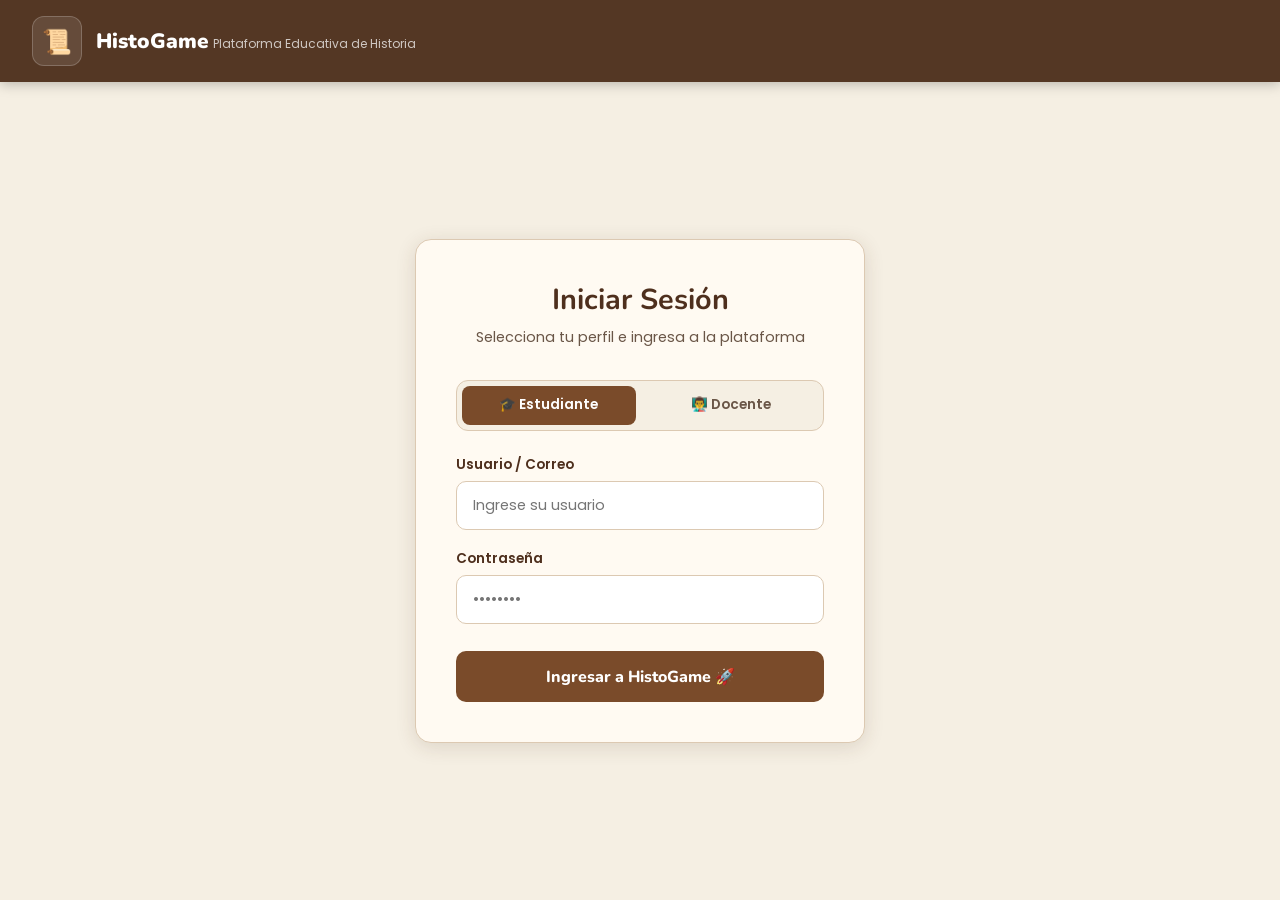
<file: index.html>
<!DOCTYPE html>
<html lang="es">
<head>
  <meta charset="UTF-8">
  <meta name="viewport" content="width=device-width, initial-scale=1.0">
  <title>HistoGame - Iniciar Sesión</title>
  <link rel="preconnect" href="https://fonts.googleapis.com">
  <link rel="preconnect" href="https://fonts.gstatic.com" crossorigin>
  <link href="https://fonts.googleapis.com/css2?family=Nunito:wght@400;600;700;800;900&family=Poppins:wght@400;500;600;700&display=swap" rel="stylesheet">
  <style>
    :root {
      --primary: #7a4b2a;
      --primary-light: #a56a43;
      --primary-dark: #4e2f1d;
      --accent: #c9a25d;
      --accent2: #8b3f2f;
      --bg: #f5efe3;
      --card: #fffaf2;
      --text: #2f241c;
      --text-soft: #6a5647;
      --border: #dcc9b2;
      --shadow: 0 4px 20px rgba(78, 47, 29, 0.14);
      --radius: 16px;
      --danger: #c0392b;
    }

    * {
      margin: 0;
      padding: 0;
      box-sizing: border-box;
    }

    body {
      font-family: 'Poppins', sans-serif;
      background: var(--bg);
      color: var(--text);
      min-height: 100vh;
      display: flex;
      flex-direction: column;
    }

    nav {
      background: rgba(78, 47, 29, 0.96);
      backdrop-filter: blur(10px);
      padding: 0 2rem;
      display: flex;
      align-items: center;
      justify-content: space-between;
      min-height: 82px;
      position: sticky;
      top: 0;
      z-index: 100;
      box-shadow: 0 2px 12px rgba(0,0,0,.25);
    }

    .nav-brand {
      display: flex;
      align-items: center;
      gap: .9rem;
      text-decoration: none;
    }

    .nav-logo {
      width: 50px;
      height: 50px;
      background: rgba(255,255,255,.1);
      border-radius: 12px;
      display: flex;
      align-items: center;
      justify-content: center;
      font-size: 1.5rem;
      border: 1px solid rgba(255,255,255,.2);
    }

    .nav-title {
      font-family: 'Nunito', sans-serif;
      font-weight: 900;
      font-size: 1.3rem;
      color: #fff;
    }

    .nav-subtitle {
      font-size: .75rem;
      color: rgba(255,255,255,.72);
    }

    .main-container {
      flex: 1;
      display: flex;
      align-items: center;
      justify-content: center;
      padding: 2rem 1.5rem;
    }

    .login-card {
      background: var(--card);
      border: 1px solid var(--border);
      border-radius: var(--radius);
      padding: 2.5rem;
      width: 100%;
      max-width: 450px;
      box-shadow: var(--shadow);
    }

    .login-header {
      text-align: center;
      margin-bottom: 2rem;
    }

    .login-header h1 {
      font-family: 'Nunito', sans-serif;
      font-size: 1.8rem;
      color: var(--primary-dark);
      margin-bottom: 0.5rem;
    }

    .login-header p {
      color: var(--text-soft);
      font-size: 0.9rem;
    }

    .role-tabs {
      display: flex;
      gap: 0.5rem;
      margin-bottom: 1.5rem;
      background: var(--bg);
      padding: 0.3rem;
      border-radius: 12px;
      border: 1px solid var(--border);
    }

    .role-tab {
      flex: 1;
      padding: 0.6rem;
      border: none;
      background: transparent;
      font-family: 'Poppins', sans-serif;
      font-weight: 600;
      font-size: 0.85rem;
      color: var(--text-soft);
      cursor: pointer;
      border-radius: 8px;
      transition: all 0.2s;
    }

    .role-tab.active {
      background: var(--primary);
      color: #fff;
    }

    .form-group {
      margin-bottom: 1.2rem;
    }

    .form-group label {
      display: block;
      font-weight: 600;
      font-size: 0.85rem;
      margin-bottom: 0.4rem;
      color: var(--primary-dark);
    }

    .form-control {
      width: 100%;
      padding: 0.8rem 1rem;
      border: 1px solid var(--border);
      border-radius: 10px;
      font-family: 'Poppins', sans-serif;
      font-size: 0.9rem;
      color: var(--text);
      background: #fff;
    }

    .form-control:focus {
      outline: none;
      border-color: var(--primary);
    }

    .btn-submit {
      width: 100%;
      padding: 0.9rem;
      border: none;
      background: var(--primary);
      color: #fff;
      font-family: 'Nunito', sans-serif;
      font-weight: 800;
      font-size: 1rem;
      border-radius: 10px;
      cursor: pointer;
      transition: background 0.2s, transform 0.1s;
      margin-top: 0.5rem;
    }

    .btn-submit:hover {
      background: var(--primary-dark);
      transform: translateY(-1px);
    }

    .error-alert {
      background: #fdeaea;
      color: var(--danger);
      border: 1px solid #f5b7b1;
      padding: 0.7rem;
      border-radius: 8px;
      font-size: 0.82rem;
      margin-bottom: 1.2rem;
      display: none;
    }
  </style>
</head>
<body>

  <nav>
    <a href="index.html" class="nav-brand">
      <div class="nav-logo">📜</div>
      <div class="nav-text">
        <span class="nav-title">HistoGame</span>
        <span class="nav-subtitle">Plataforma Educativa de Historia</span>
      </div>
    </a>
  </nav>

  <main class="main-container">
    <div class="login-card">
      <div class="login-header">
        <h1>Iniciar Sesión</h1>
        <p>Selecciona tu perfil e ingresa a la plataforma</p>
      </div>

      <div class="role-tabs">
        <button type="button" class="role-tab active" id="tabEstudiante" onclick="selectRole('Estudiante')">🎓 Estudiante</button>
        <button type="button" class="role-tab" id="tabDocente" onclick="selectRole('Docente')">👨‍🏫 Docente</button>
      </div>

      <!-- Alerta de error -->
      <div id="errorAlert" class="error-alert"></div>

      <form id="loginForm">
        <div class="form-group">
          <label for="username">Usuario / Correo</label>
          <input type="text" id="username" class="form-control" placeholder="Ingrese su usuario" required>
        </div>

        <div class="form-group">
          <label for="password">Contraseña</label>
          <input type="password" id="password" class="form-control" placeholder="••••••••" required>
        </div>

        <button type="submit" class="btn-submit">Ingresar a HistoGame 🚀</button>
      </form>
    </div>
  </main>

  <script>
    let currentRole = 'Estudiante';

    // USUARIOS INICIALES RECONFIGURADOS
    const defaultUsers = [
      { name: 'Estudiante Uno', username: 'estudiante1', password: '12345', role: 'Estudiante' },
      { name: 'J. Lema', username: 'Jlema', password: '12345', role: 'Estudiante' },
      { name: 'Docente Uno', username: 'docente1', password: '12345', role: 'Docente' }
    ];

    // Carga e inicialización en localStorage
    function initUsers() {
      let storedUsers = JSON.parse(localStorage.getItem('histoGameUsers')) || [];
      
      // Actualizar o insertar los usuarios predeterminados
      defaultUsers.forEach(defaultUser => {
        const index = storedUsers.findIndex(u => u.username.toLowerCase() === defaultUser.username.toLowerCase());
        if (index !== -1) {
          storedUsers[index] = defaultUser; // Actualiza el rol si ya existía
        } else {
          storedUsers.push(defaultUser);
        }
      });

      localStorage.setItem('histoGameUsers', JSON.stringify(storedUsers));
    }

    initUsers();

    function selectRole(role) {
      currentRole = role;
      document.getElementById('tabEstudiante').classList.toggle('active', role === 'Estudiante');
      document.getElementById('tabDocente').classList.toggle('active', role === 'Docente');
      document.getElementById('errorAlert').style.display = 'none';
    }

    // AUTENTICACIÓN
    document.getElementById('loginForm').addEventListener('submit', function(e) {
      e.preventDefault();

      const userInput = document.getElementById('username').value.trim();
      const passInput = document.getElementById('password').value.trim();
      const alertBox = document.getElementById('errorAlert');

      // 1. Acceso Administrador
      if (userInput.toLowerCase() === 'admin' && passInput === 'admin123') {
        sessionStorage.setItem('currentUser', JSON.stringify({ name: 'Administrador', role: 'Admin' }));
        window.location.href = 'admin.html';
        return;
      }

      // 2. Consulta de Usuarios
      const storedUsers = JSON.parse(localStorage.getItem('histoGameUsers')) || [];

      const userFound = storedUsers.find(u => 
        u.username.toLowerCase() === userInput.toLowerCase() && 
        u.password === passInput && 
        u.role === currentRole
      );

      if (userFound) {
        sessionStorage.setItem('currentUser', JSON.stringify(userFound));
        
        if (userFound.role === 'Docente') {
          window.location.href = 'docente.html';
        } else {
          window.location.href = 'estudiante.html';
        }
      } else {
        alertBox.textContent = `Credenciales incorrectas o el usuario no existe para el perfil de ${currentRole}.`;
        alertBox.style.display = 'block';
      }
    });
  </script>
</body>
</html>
</file>
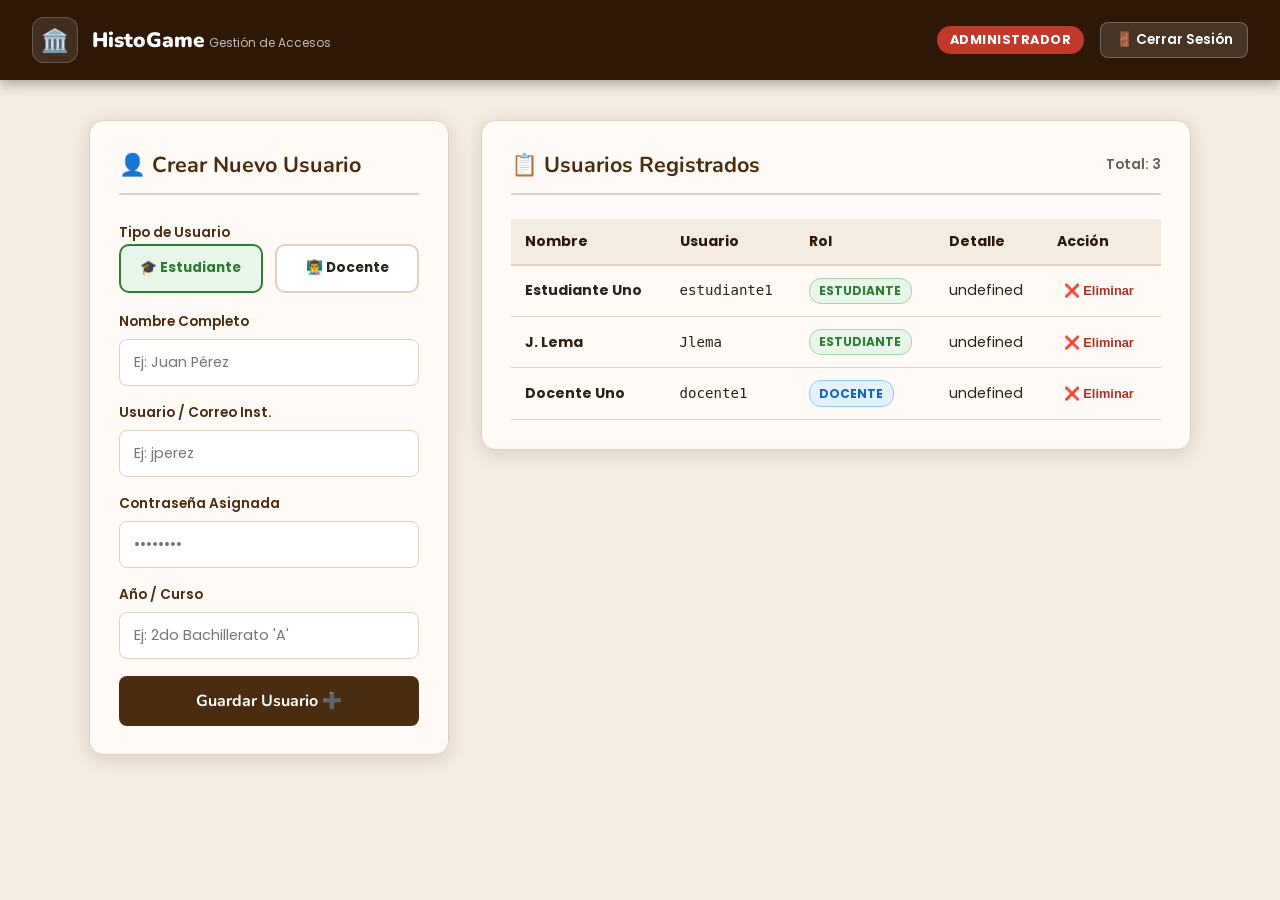
<file: admin.html>
<!DOCTYPE html>
<html lang="es">
<head>
  <meta charset="UTF-8">
  <meta name="viewport" content="width=device-width, initial-scale=1.0">
  <title>Panel de Administración - HistoGame</title>
  <link rel="preconnect" href="https://fonts.googleapis.com">
  <link rel="preconnect" href="https://fonts.gstatic.com" crossorigin>
  <link href="https://fonts.googleapis.com/css2?family=Nunito:wght@400;600;700;800;900&family=Poppins:wght@400;500;600;700&display=swap" rel="stylesheet">
  <style>
    /* Estilos del Panel de Administración */
    :root {
      --primary: #4a2c11;
      --primary-light: #7a4b2a;
      --primary-dark: #2d1807;
      --accent: #d4a373;
      --accent-danger: #a93226;
      --bg: #f4ebe1;
      --card: #fffaf5;
      --text: #2b2118;
      --text-muted: #6e5d4f;
      --border: #e0d0c1;
      --shadow: 0 4px 20px rgba(45, 24, 7, 0.12);
      --radius: 14px;
      --student-color: #2e7d32;
      --teacher-color: #1565c0;
    }

    * {
      margin: 0;
      padding: 0;
      box-sizing: border-box;
    }

    body {
      font-family: 'Poppins', sans-serif;
      background: var(--bg);
      color: var(--text);
      min-height: 100vh;
      display: flex;
      flex-direction: column;
    }

    /* NAVBAR */
    nav {
      background: var(--primary-dark);
      padding: 0 2rem;
      display: flex;
      align-items: center;
      justify-content: space-between;
      min-height: 80px;
      position: sticky;
      top: 0;
      z-index: 100;
      box-shadow: 0 4px 12px rgba(0,0,0,.3);
    }

    .nav-brand {
      display: flex;
      align-items: center;
      gap: 0.9rem;
      text-decoration: none;
    }

    .nav-logo {
      width: 46px;
      height: 46px;
      background: rgba(255,255,255,.1);
      border-radius: 12px;
      display: flex;
      align-items: center;
      justify-content: center;
      font-size: 1.4rem;
      border: 1px solid rgba(255,255,255,.2);
    }

    .nav-title {
      font-family: 'Nunito', sans-serif;
      font-weight: 900;
      font-size: 1.3rem;
      color: #fff;
    }

    .nav-subtitle {
      font-size: 0.75rem;
      color: rgba(255,255,255,.7);
    }

    .nav-right {
      display: flex;
      align-items: center;
      gap: 1rem;
    }

    .badge-admin {
      background: #c0392b;
      color: #fff;
      padding: 0.3rem 0.8rem;
      border-radius: 20px;
      font-size: 0.8rem;
      font-weight: 700;
      text-transform: uppercase;
      letter-spacing: 0.5px;
    }

    /* Botón Cerrar Sesión */
    .btn-logout {
      background: rgba(255, 255, 255, 0.12);
      color: #fff;
      border: 1px solid rgba(255, 255, 255, 0.25);
      padding: 0.45rem 0.9rem;
      border-radius: 8px;
      font-weight: 600;
      font-family: 'Poppins', sans-serif;
      font-size: 0.85rem;
      cursor: pointer;
      display: flex;
      align-items: center;
      gap: 0.4rem;
      transition: all 0.2s;
    }

    .btn-logout:hover {
      background: #c0392b;
      border-color: #c0392b;
      transform: translateY(-1px);
    }

    /* CONTAINER PRINCIPAL */
    .admin-container {
      max-width: 1150px;
      margin: 2.5rem auto;
      padding: 0 1.5rem;
      width: 100%;
      display: grid;
      grid-template-columns: 360px 1fr;
      gap: 2rem;
      flex-grow: 1;
    }

    @media (max-width: 850px) {
      .admin-container {
        grid-template-columns: 1fr;
      }
    }

    /* CARDS GENERALES */
    .panel-card {
      background: var(--card);
      border: 1px solid var(--border);
      border-radius: var(--radius);
      padding: 1.8rem;
      box-shadow: var(--shadow);
      height: fit-content;
    }

    .panel-header {
      margin-bottom: 1.5rem;
      border-bottom: 2px solid var(--border);
      padding-bottom: 0.8rem;
    }

    .panel-header h2 {
      font-family: 'Nunito', sans-serif;
      color: var(--primary);
      font-size: 1.35rem;
      display: flex;
      align-items: center;
      gap: 0.5rem;
    }

    /* FORMULARIO DE CREACIÓN */
    .form-group {
      margin-bottom: 1.1rem;
    }

    .form-group label {
      display: block;
      font-weight: 600;
      font-size: 0.85rem;
      margin-bottom: 0.4rem;
      color: var(--primary);
    }

    .form-control {
      width: 100%;
      padding: 0.75rem 0.9rem;
      border: 1px solid var(--border);
      border-radius: 8px;
      background: #fff;
      font-family: 'Poppins', sans-serif;
      font-size: 0.9rem;
      color: var(--text);
      transition: border-color 0.2s;
    }

    .form-control:focus {
      outline: none;
      border-color: var(--primary-light);
    }

    .role-selector {
      display: grid;
      grid-template-columns: 1fr 1fr;
      gap: 0.8rem;
      margin-bottom: 1.2rem;
    }

    .role-option {
      border: 2px solid var(--border);
      border-radius: 10px;
      padding: 0.8rem;
      text-align: center;
      cursor: pointer;
      font-weight: 700;
      font-size: 0.85rem;
      transition: all 0.2s;
      background: #fff;
    }

    .role-option input[type="radio"] {
      display: none;
    }

    .role-option.selected-student {
      border-color: var(--student-color);
      background: #e8f5e9;
      color: var(--student-color);
    }

    .role-option.selected-teacher {
      border-color: var(--teacher-color);
      background: #e3f2fd;
      color: var(--teacher-color);
    }

    .btn-create {
      width: 100%;
      background: var(--primary);
      color: #fff;
      border: none;
      padding: 0.85rem;
      border-radius: 8px;
      font-weight: 700;
      font-family: 'Nunito', sans-serif;
      font-size: 1rem;
      cursor: pointer;
      transition: background 0.2s;
    }

    .btn-create:hover {
      background: var(--primary-dark);
    }

    /* TABLA DE USUARIOS */
    .table-responsive {
      overflow-x: auto;
    }

    .user-table {
      width: 100%;
      border-collapse: collapse;
      text-align: left;
      font-size: 0.88rem;
    }

    .user-table th {
      background: var(--bg);
      color: var(--primary-dark);
      padding: 0.75rem 0.9rem;
      border-bottom: 2px solid var(--border);
      font-weight: 700;
    }

    .user-table td {
      padding: 0.75rem 0.9rem;
      border-bottom: 1px solid var(--border);
    }

    .role-badge {
      display: inline-block;
      padding: 0.2rem 0.6rem;
      border-radius: 12px;
      font-size: 0.75rem;
      font-weight: 700;
      text-transform: uppercase;
    }

    .badge-docente {
      background: #e3f2fd;
      color: var(--teacher-color);
      border: 1px solid #90caf9;
    }

    .badge-estudiante {
      background: #e8f5e9;
      color: var(--student-color);
      border: 1px solid #a5d6a7;
    }

    .btn-delete {
      background: transparent;
      border: none;
      color: var(--accent-danger);
      cursor: pointer;
      font-weight: 600;
      font-size: 0.8rem;
      padding: 0.2rem 0.4rem;
      border-radius: 4px;
    }

    .btn-delete:hover {
      background: #fadbd8;
    }

    .toast {
      position: fixed;
      bottom: 20px;
      right: 20px;
      background: var(--primary-dark);
      color: #fff;
      padding: 0.9rem 1.4rem;
      border-radius: 8px;
      box-shadow: 0 4px 12px rgba(0,0,0,0.3);
      display: none;
      z-index: 1000;
      font-size: 0.85rem;
    }
  </style>
</head>
<body>

  <!-- NAVBAR -->
  <nav>
    <a href="index.html" class="nav-brand">
      <div class="nav-logo">🏛️</div>
      <div class="nav-text">
        <span class="nav-title">HistoGame</span>
        <span class="nav-subtitle">Gestión de Accesos</span>
      </div>
    </a>
    <div class="nav-right">
      <span class="badge-admin">Administrador</span>
      <button class="btn-logout" onclick="logout()">🚪 Cerrar Sesión</button>
    </div>
  </nav>

  <!-- CONTENEDOR PRINCIPAL -->
  <div class="admin-container">
    
    <!-- COLUMNA IZQUIERDA: CREAR USUARIO -->
    <section class="panel-card">
      <div class="panel-header">
        <h2>👤 Crear Nuevo Usuario</h2>
      </div>

      <form id="createUserForm">
        <label style="font-weight: 600; font-size: 0.85rem; color: var(--primary);">Tipo de Usuario</label>
        <div class="role-selector" id="roleSelector">
          <label class="role-option selected-student" id="lblStudent">
            <input type="radio" name="userRole" value="Estudiante" checked onchange="updateRoleStyle()">
            🎓 Estudiante
          </label>
          <label class="role-option" id="lblTeacher">
            <input type="radio" name="userRole" value="Docente" onchange="updateRoleStyle()">
            👨‍🏫 Docente
          </label>
        </div>

        <div class="form-group">
          <label for="fullName">Nombre Completo</label>
          <input type="text" id="fullName" class="form-control" placeholder="Ej: Juan Pérez" required>
        </div>

        <div class="form-group">
          <label for="username">Usuario / Correo Inst.</label>
          <input type="text" id="username" class="form-control" placeholder="Ej: jperez" required>
        </div>

        <div class="form-group">
          <label for="password">Contraseña Asignada</label>
          <input type="password" id="password" class="form-control" placeholder="••••••••" required>
        </div>

        <div class="form-group" id="extraFieldGroup">
          <label for="extraDetail" id="extraFieldLabel">Año / Curso</label>
          <input type="text" id="extraDetail" class="form-control" placeholder="Ej: 2do Bachillerato 'A'" required>
        </div>

        <button type="submit" class="btn-create">Guardar Usuario ➕</button>
      </form>
    </section>

    <!-- COLUMNA DERECHA: LISTADO DE USUARIOS -->
    <section class="panel-card">
      <div class="panel-header" style="display:flex; justify-content:space-between; align-items:center;">
        <h2>📋 Usuarios Registrados</h2>
        <span id="userCount" style="font-size:0.85rem; color: var(--text-muted); font-weight:600;">Total: 0</span>
      </div>

      <div class="table-responsive">
        <table class="user-table">
          <thead>
            <tr>
              <th>Nombre</th>
              <th>Usuario</th>
              <th>Rol</th>
              <th>Detalle</th>
              <th>Acción</th>
            </tr>
          </thead>
          <tbody id="usersTableBody"></tbody>
        </table>
      </div>
    </section>

  </div>

  <div id="toastNotification" class="toast">¡Usuario registrado con éxito!</div>

  <script>
    let usersList = JSON.parse(localStorage.getItem('histoGameUsers')) || [
      { id: 1, name: "Carlos Mendoza", username: "cmendoza", role: "Docente", detail: "Ciencias Sociales" },
      { id: 2, name: "Ana Belén Silva", username: "asilva", role: "Estudiante", detail: "2do Bachillerato 'A'" }
    ];

    document.addEventListener('DOMContentLoaded', () => {
      renderUsersTable();

      document.getElementById('createUserForm').addEventListener('submit', (e) => {
        e.preventDefault();

        const name = document.getElementById('fullName').value.trim();
        const username = document.getElementById('username').value.trim();
        const role = document.querySelector('input[name="userRole"]:checked').value;
        const detail = document.getElementById('extraDetail').value.trim();

        usersList.push({ id: Date.now(), name, username, role, detail });
        saveAndRender();

        e.target.reset();
        document.querySelector('input[name="userRole"][value="Estudiante"]').checked = true;
        updateRoleStyle();

        showToast(`¡${role} "${name}" registrado con éxito!`);
      });
    });

    function updateRoleStyle() {
      const isStudent = document.querySelector('input[name="userRole"]:checked').value === 'Estudiante';
      document.getElementById('lblStudent').className = isStudent ? 'role-option selected-student' : 'role-option';
      document.getElementById('lblTeacher').className = !isStudent ? 'role-option selected-teacher' : 'role-option';
      
      document.getElementById('extraFieldLabel').textContent = isStudent ? 'Año / Curso' : 'Asignatura / Área';
      document.getElementById('extraDetail').placeholder = isStudent ? 'Ej: 2do Bachillerato "A"' : 'Ej: Ciencias Sociales / Historia';
    }

    function renderUsersTable() {
      const tbody = document.getElementById('usersTableBody');
      document.getElementById('userCount').textContent = `Total: ${usersList.length}`;
      tbody.innerHTML = '';

      if (usersList.length === 0) {
        tbody.innerHTML = `<tr><td colspan="5" style="text-align:center; color:#999; padding:1.5rem;">No hay usuarios registrados.</td></tr>`;
        return;
      }

      usersList.forEach(user => {
        const tr = document.createElement('tr');
        const badgeClass = user.role === 'Docente' ? 'badge-docente' : 'badge-estudiante';
        
        tr.innerHTML = `
          <td><strong>${user.name}</strong></td>
          <td><code>${user.username}</code></td>
          <td><span class="role-badge ${badgeClass}">${user.role}</span></td>
          <td>${user.detail}</td>
          <td>
            <button class="btn-delete" onclick="deleteUser(${user.id})" title="Eliminar usuario">❌ Eliminar</button>
          </td>
        `;
        tbody.appendChild(tr);
      });
    }

    function deleteUser(id) {
      if (confirm('¿Estás seguro de que deseas eliminar este usuario?')) {
        usersList = usersList.filter(u => u.id !== id);
        saveAndRender();
        showToast("Usuario eliminado.");
      }
    }

    function saveAndRender() {
      localStorage.setItem('histoGameUsers', JSON.stringify(usersList));
      renderUsersTable();
    }

    function showToast(message) {
      const toast = document.getElementById('toastNotification');
      toast.textContent = message;
      toast.style.display = 'block';
      setTimeout(() => { toast.style.display = 'none'; }, 3000);
    }

    // FUNCIÓN CERRAR SESIÓN
    function logout() {
      sessionStorage.removeItem('currentUser');
      window.location.href = 'index.html';
    }
  </script>
</body>
</html>
</file>
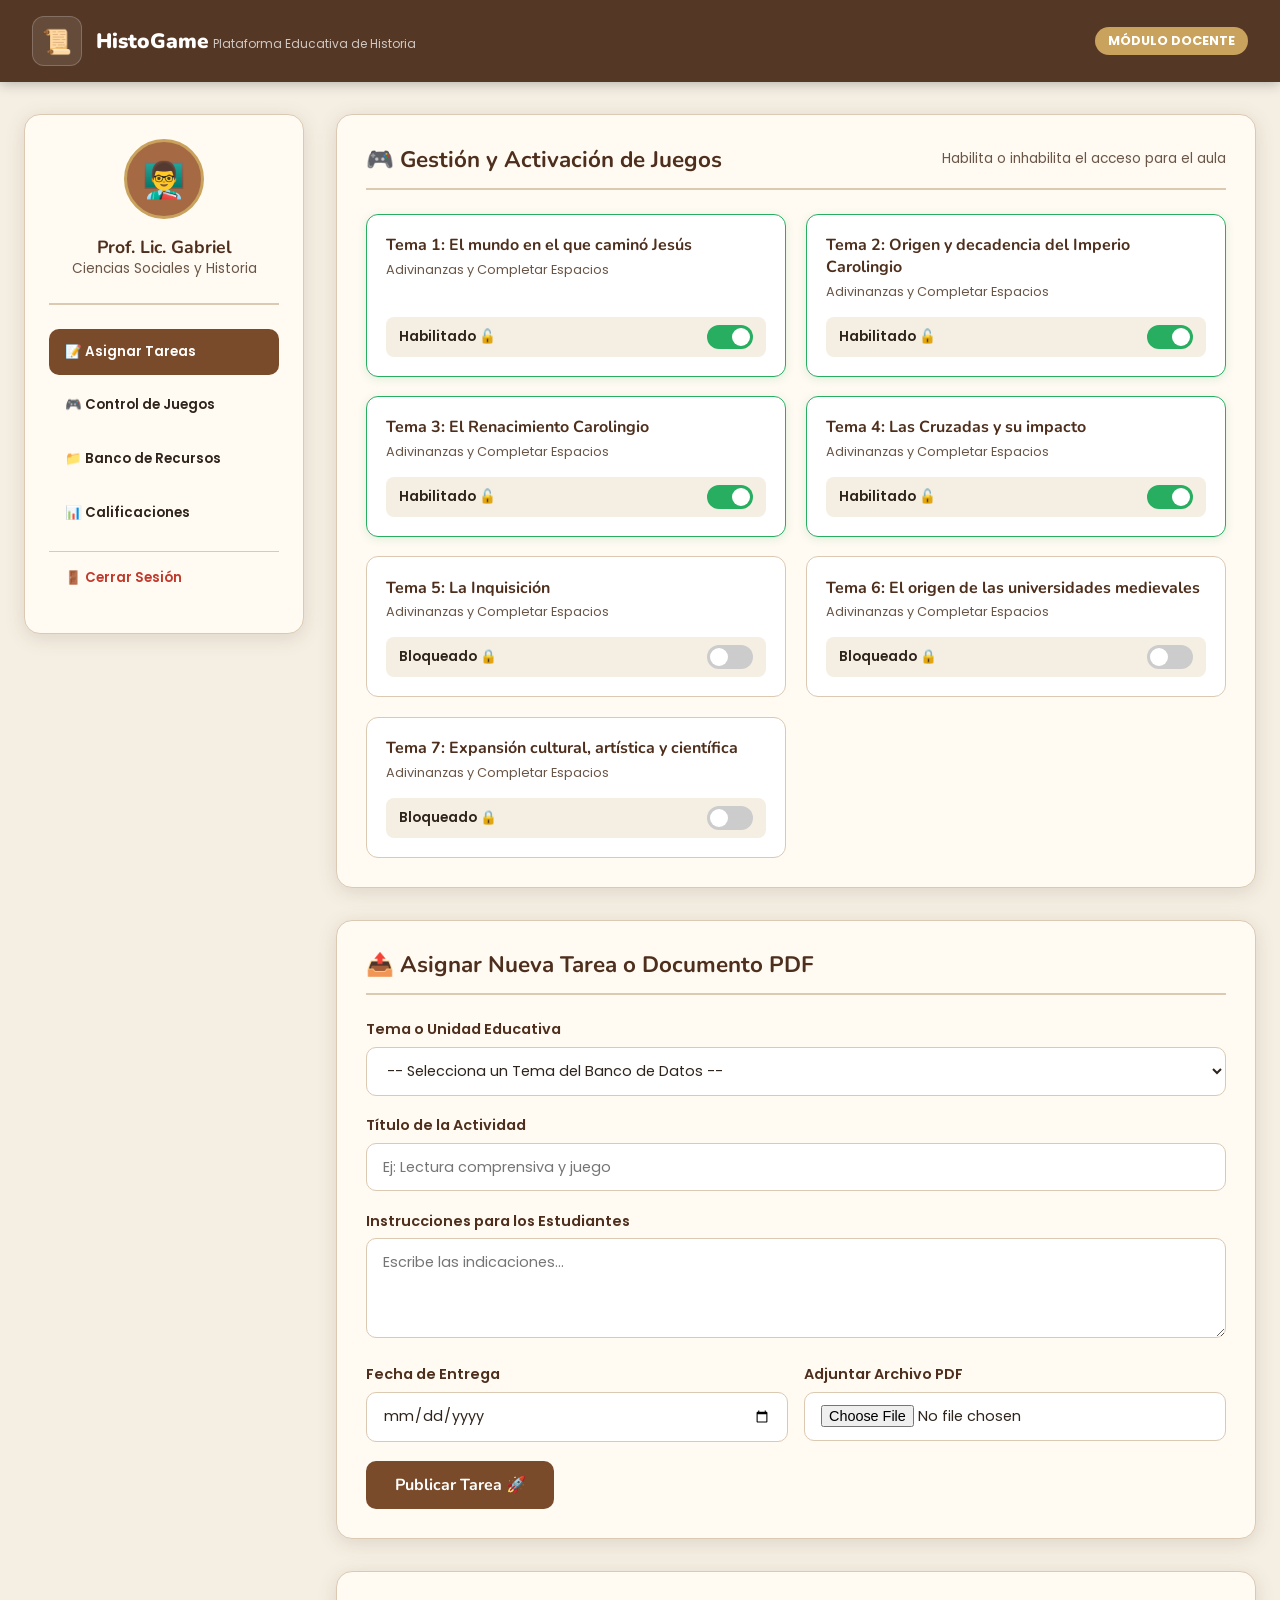
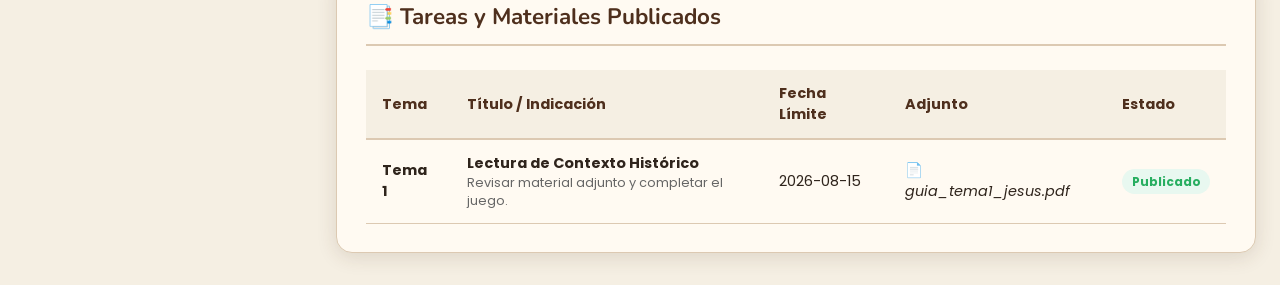
<file: docente.html>
<!DOCTYPE html>
<html lang="es">
<head>
  <meta charset="UTF-8">
  <meta name="viewport" content="width=device-width, initial-scale=1.0">
  <title>Panel Docente - HistoGame</title>
  <link rel="preconnect" href="https://fonts.googleapis.com">
  <link rel="preconnect" href="https://fonts.gstatic.com" crossorigin>
  <link href="https://fonts.googleapis.com/css2?family=Nunito:wght@400;600;700;800;900&family=Poppins:wght@400;500;600;700&display=swap" rel="stylesheet">
  <style>
    /* Estilos del Panel Docente */
    :root {
      --primary: #7a4b2a;
      --primary-light: #a56a43;
      --primary-dark: #4e2f1d;
      --accent: #c9a25d;
      --accent2: #8b3f2f;
      --bg: #f5efe3;
      --card: #fffaf2;
      --text: #2f241c;
      --text-soft: #6a5647;
      --border: #dcc9b2;
      --shadow: 0 4px 20px rgba(78, 47, 29, 0.14);
      --radius: 16px;
      --success: #27ae60;
      --danger: #c0392b;
    }

    * {
      margin: 0;
      padding: 0;
      box-sizing: border-box;
    }

    body {
      font-family: 'Poppins', sans-serif;
      background: var(--bg);
      color: var(--text);
      min-height: 100vh;
      display: flex;
      flex-direction: column;
    }

    /* NAVBAR */
    nav {
      background: rgba(78, 47, 29, 0.96);
      backdrop-filter: blur(10px);
      padding: 0 2rem;
      display: flex;
      align-items: center;
      justify-content: space-between;
      min-height: 82px;
      position: sticky;
      top: 0;
      z-index: 100;
      box-shadow: 0 2px 12px rgba(0,0,0,.25);
    }

    .nav-brand {
      display: flex;
      align-items: center;
      gap: .9rem;
      text-decoration: none;
    }

    .nav-logo {
      width: 50px;
      height: 50px;
      background: rgba(255,255,255,.1);
      border-radius: 12px;
      display: flex;
      align-items: center;
      justify-content: center;
      font-size: 1.5rem;
      border: 1px solid rgba(255,255,255,.2);
    }

    .nav-title {
      font-family: 'Nunito', sans-serif;
      font-weight: 900;
      font-size: 1.3rem;
      color: #fff;
    }

    .nav-subtitle {
      font-size: .75rem;
      color: rgba(255,255,255,.72);
    }

    .nav-right {
      display: flex;
      align-items: center;
      gap: 1rem;
    }

    .badge-docente {
      background: var(--accent);
      color: #fff;
      padding: 0.3rem 0.8rem;
      border-radius: 20px;
      font-size: 0.8rem;
      font-weight: 700;
      text-transform: uppercase;
    }

    /* Botón de Logout */
    .btn-logout {
      background: rgba(192, 57, 43, 0.85);
      color: #fff;
      border: 1px solid rgba(255, 255, 255, 0.2);
      padding: 0.5rem 1rem;
      border-radius: 8px;
      font-weight: 600;
      font-family: 'Poppins', sans-serif;
      font-size: 0.85rem;
      cursor: pointer;
      display: flex;
      align-items: center;
      gap: 0.4rem;
      transition: all 0.2s;
    }

    .btn-logout:hover {
      background: #c0392b;
      transform: translateY(-1px);
    }

    /* LAYOUT PRINCIPAL */
    .dashboard-container {
      max-width: 1300px;
      margin: 2rem auto;
      padding: 0 1.5rem;
      width: 100%;
      display: grid;
      grid-template-columns: 280px 1fr;
      gap: 2rem;
      flex-grow: 1;
    }

    @media (max-width: 900px) {
      .dashboard-container {
        grid-template-columns: 1fr;
      }
    }

    /* SIDEBAR DOCENTE */
    .teacher-sidebar {
      background: var(--card);
      border: 1px solid var(--border);
      border-radius: var(--radius);
      padding: 1.5rem;
      box-shadow: var(--shadow);
      height: fit-content;
    }

    .teacher-profile {
      text-align: center;
      padding-bottom: 1.5rem;
      border-bottom: 2px solid var(--border);
      margin-bottom: 1.5rem;
    }

    .avatar {
      width: 80px;
      height: 80px;
      border-radius: 50%;
      background: var(--primary-light);
      color: #fff;
      display: flex;
      align-items: center;
      justify-content: center;
      font-size: 2.2rem;
      margin: 0 auto 1rem;
      border: 3px solid var(--accent);
    }

    .teacher-profile h3 {
      font-family: 'Nunito', sans-serif;
      font-size: 1.1rem;
      color: var(--primary-dark);
    }

    .teacher-profile p {
      font-size: 0.85rem;
      color: var(--text-soft);
    }

    .menu-list {
      list-style: none;
    }

    .menu-item {
      margin-bottom: 0.5rem;
    }

    .menu-btn {
      width: 100%;
      padding: 0.8rem 1rem;
      border: none;
      background: transparent;
      color: var(--text);
      font-weight: 600;
      font-family: 'Poppins', sans-serif;
      border-radius: 10px;
      display: flex;
      align-items: center;
      gap: 0.8rem;
      cursor: pointer;
      transition: all 0.2s;
      text-align: left;
    }

    .menu-btn:hover, .menu-btn.active {
      background: var(--primary);
      color: #fff;
    }

    .menu-btn.btn-sidebar-logout {
      color: var(--danger);
      margin-top: 1rem;
      border-top: 1px solid var(--border);
      border-radius: 0 0 10px 10px;
      padding-top: 1rem;
    }

    .menu-btn.btn-sidebar-logout:hover {
      background: #fdeaea;
      color: var(--danger);
    }

    /* CONTENIDO PRINCIPAL DEL PANEL */
    .main-content {
      display: flex;
      flex-direction: column;
      gap: 2rem;
    }

    .panel-card {
      background: var(--card);
      border: 1px solid var(--border);
      border-radius: var(--radius);
      padding: 1.8rem;
      box-shadow: var(--shadow);
    }

    .panel-header {
      display: flex;
      justify-content: space-between;
      align-items: center;
      margin-bottom: 1.5rem;
      border-bottom: 2px solid var(--border);
      padding-bottom: 0.8rem;
    }

    .panel-header h2 {
      font-family: 'Nunito', sans-serif;
      color: var(--primary-dark);
      font-size: 1.4rem;
      display: flex;
      align-items: center;
      gap: 0.5rem;
    }

    /* FORMULARIO ASIGNACIÓN TAREAS Y ARCHIVOS */
    .form-group {
      margin-bottom: 1.2rem;
    }

    .form-group label {
      display: block;
      font-weight: 600;
      font-size: 0.9rem;
      margin-bottom: 0.4rem;
      color: var(--primary-dark);
    }

    .form-control {
      width: 100%;
      padding: 0.8rem 1rem;
      border: 1px solid var(--border);
      border-radius: 10px;
      background: #fff;
      font-family: 'Poppins', sans-serif;
      font-size: 0.9rem;
      color: var(--text);
    }

    .form-control:focus {
      outline: none;
      border-color: var(--primary);
    }

    textarea.form-control {
      min-height: 100px;
      resize: vertical;
    }

    .btn-submit {
      background: var(--primary);
      color: #fff;
      border: none;
      padding: 0.8rem 1.8rem;
      border-radius: 10px;
      font-weight: 700;
      font-family: 'Nunito', sans-serif;
      font-size: 1rem;
      cursor: pointer;
      transition: background 0.2s, transform 0.1s;
    }

    .btn-submit:hover {
      background: var(--primary-dark);
      transform: translateY(-1px);
    }

    /* TABLA DE TAREAS PUBLICADAS */
    .table-responsive {
      overflow-x: auto;
    }

    .data-table {
      width: 100%;
      border-collapse: collapse;
      text-align: left;
      font-size: 0.9rem;
    }

    .data-table th {
      background: var(--bg);
      color: var(--primary-dark);
      padding: 0.8rem 1rem;
      border-bottom: 2px solid var(--border);
      font-weight: 700;
    }

    .data-table td {
      padding: 0.8rem 1rem;
      border-bottom: 1px solid var(--border);
    }

    .badge-status {
      padding: 0.25rem 0.6rem;
      border-radius: 20px;
      font-size: 0.75rem;
      font-weight: 700;
    }

    .badge-active { background: #e8f8f0; color: var(--success); }

    /* SECCIÓN ACTIVACIÓN DE JUEGOS */
    .games-grid {
      display: grid;
      grid-template-columns: repeat(auto-fill, minmax(280px, 1fr));
      gap: 1.2rem;
    }

    .game-control-card {
      background: #fff;
      border: 1px solid var(--border);
      border-radius: 12px;
      padding: 1.2rem;
      display: flex;
      flex-direction: column;
      justify-content: space-between;
      transition: border-color 0.2s;
    }

    .game-control-card.active-game {
      border-color: var(--success);
      box-shadow: 0 2px 8px rgba(39, 174, 96, 0.15);
    }

    .game-info h4 {
      font-family: 'Nunito', sans-serif;
      color: var(--primary-dark);
      font-size: 1rem;
      margin-bottom: 0.3rem;
    }

    .game-info p {
      font-size: 0.8rem;
      color: var(--text-soft);
      margin-bottom: 1rem;
    }

    .toggle-container {
      display: flex;
      align-items: center;
      justify-content: space-between;
      background: var(--bg);
      padding: 0.5rem 0.8rem;
      border-radius: 8px;
    }

    .toggle-label {
      font-size: 0.85rem;
      font-weight: 600;
    }

    .switch {
      position: relative;
      display: inline-block;
      width: 46px;
      height: 24px;
    }

    .switch input {
      opacity: 0;
      width: 0;
      height: 0;
    }

    .slider {
      position: absolute;
      cursor: pointer;
      top: 0; left: 0; right: 0; bottom: 0;
      background-color: #ccc;
      transition: .3s;
      border-radius: 24px;
    }

    .slider:before {
      position: absolute;
      content: "";
      height: 18px;
      width: 18px;
      left: 3px;
      bottom: 3px;
      background-color: white;
      transition: .3s;
      border-radius: 50%;
    }

    input:checked + .slider {
      background-color: var(--success);
    }

    input:checked + .slider:before {
      transform: translateX(22px);
    }

    .toast {
      position: fixed;
      bottom: 20px;
      right: 20px;
      background: var(--primary-dark);
      color: #fff;
      padding: 1rem 1.5rem;
      border-radius: 10px;
      box-shadow: 0 4px 12px rgba(0,0,0,0.3);
      display: none;
      z-index: 1000;
      font-size: 0.9rem;
    }
  </style>
</head>
<body>

  <!-- NAVBAR -->
  <nav>
    <a href="index.html" class="nav-brand">
      <div class="nav-logo">📜</div>
      <div class="nav-text">
        <span class="nav-title">HistoGame</span>
        <span class="nav-subtitle">Plataforma Educativa de Historia</span>
      </div>
    </a>
    <div class="nav-right">
      <span class="badge-docente">Módulo Docente</span>
    </div>
  </nav>

  <!-- DASHBOARD CONTAINER -->
  <div class="dashboard-container">
    
    <!-- SIDEBAR -->
    <aside class="teacher-sidebar">
      <div class="teacher-profile">
        <div class="avatar">👨‍🏫</div>
        <h3>Prof. Lic. Gabriel</h3>
        <p>Ciencias Sociales y Historia</p>
      </div>

      <ul class="menu-list">
        <li class="menu-item"><button class="menu-btn active">📝 Asignar Tareas</button></li>
        <li class="menu-item"><button class="menu-btn">🎮 Control de Juegos</button></li>
        <li class="menu-item"><button class="menu-btn">📁 Banco de Recursos</button></li>
        <li class="menu-item"><button class="menu-btn">📊 Calificaciones</button></li>
        <li class="menu-item">
          <button class="menu-btn btn-sidebar-logout" onclick="logout()">🚪 Cerrar Sesión</button>
        </li>
      </ul>
    </aside>

    <!-- CONTENIDO PRINCIPAL -->
    <main class="main-content">

      <!-- SECCIÓN 1: ACTIVAR Y CONTROLAR JUEGOS DE LOS ESTUDIANTES -->
      <section class="panel-card">
        <div class="panel-header">
          <h2>🎮 Gestión y Activación de Juegos</h2>
          <span style="font-size:0.85rem; color: var(--text-soft);">Habilita o inhabilita el acceso para el aula</span>
        </div>
        
        <div class="games-grid" id="gamesControlContainer"></div>
      </section>

      <!-- SECCIÓN 2: FORMULARIO PARA ASIGNAR TAREAS Y RECURSOS -->
      <section class="panel-card">
        <div class="panel-header">
          <h2>📤 Asignar Nueva Tarea o Documento PDF</h2>
        </div>

        <form id="assignTaskForm">
          <div class="form-group">
            <label for="taskTopic">Tema o Unidad Educativa</label>
            <select id="taskTopic" class="form-control" required>
              <option value="">-- Selecciona un Tema del Banco de Datos --</option>
              <option value="1">Tema 1: El mundo en el que caminó Jesús</option>
              <option value="2">Tema 2: Origen y decadencia del Imperio Carolingio</option>
              <option value="3">Tema 3: El Renacimiento Carolingio</option>
              <option value="4">Tema 4: Las Cruzadas y su impacto</option>
              <option value="5">Tema 5: La Inquisición</option>
              <option value="6">Tema 6: El origen de las universidades medievales</option>
              <option value="7">Tema 7: Expansión cultural, artística y científica</option>
            </select>
          </div>

          <div class="form-group">
            <label for="taskTitle">Título de la Actividad</label>
            <input type="text" id="taskTitle" class="form-control" placeholder="Ej: Lectura comprensiva y juego" required>
          </div>

          <div class="form-group">
            <label for="taskDesc">Instrucciones para los Estudiantes</label>
            <textarea id="taskDesc" class="form-control" placeholder="Escribe las indicaciones..."></textarea>
          </div>

          <div style="display: grid; grid-template-columns: 1fr 1fr; gap: 1rem;">
            <div class="form-group">
              <label for="taskDueDate">Fecha de Entrega</label>
              <input type="date" id="taskDueDate" class="form-control" required>
            </div>
            <div class="form-group">
              <label for="taskFile">Adjuntar Archivo PDF</label>
              <input type="file" id="taskFile" class="form-control" accept=".pdf,.doc,.docx">
            </div>
          </div>

          <button type="submit" class="btn-submit">Publicar Tarea 🚀</button>
        </form>
      </section>

      <!-- SECCIÓN 3: LISTADO DE TAREAS -->
      <section class="panel-card">
        <div class="panel-header">
          <h2>📑 Tareas y Materiales Publicados</h2>
        </div>

        <div class="table-responsive">
          <table class="data-table">
            <thead>
              <tr>
                <th>Tema</th>
                <th>Título / Indicación</th>
                <th>Fecha Límite</th>
                <th>Adjunto</th>
                <th>Estado</th>
              </tr>
            </thead>
            <tbody id="assignedTasksTableBody"></tbody>
          </table>
        </div>
      </section>

    </main>
  </div>

  <div id="toastNotification" class="toast">¡Operación realizada con éxito!</div>

  <script>
    const topicsList = [
      { id: 1, title: "Tema 1: El mundo en el que caminó Jesús" },
      { id: 2, title: "Tema 2: Origen y decadencia del Imperio Carolingio" },
      { id: 3, title: "Tema 3: El Renacimiento Carolingio" },
      { id: 4, title: "Tema 4: Las Cruzadas y su impacto" },
      { id: 5, title: "Tema 5: La Inquisición" },
      { id: 6, title: "Tema 6: El origen de las universidades medievales" },
      { id: 7, title: "Tema 7: Expansión cultural, artística y científica" }
    ];

    let activeGamesState = JSON.parse(localStorage.getItem('histoActiveGames')) || {
      1: true, 2: true, 3: true, 4: true, 5: false, 6: false, 7: false
    };

    let assignedTasks = JSON.parse(localStorage.getItem('histoAssignedTasks')) || [
      {
        topicId: 1,
        title: "Lectura de Contexto Histórico",
        desc: "Revisar material adjunto y completar el juego.",
        dueDate: "2026-08-15",
        fileName: "guia_tema1_jesus.pdf"
      }
    ];

    document.addEventListener('DOMContentLoaded', () => {
      renderGameControls();
      renderTasksTable();

      document.getElementById('assignTaskForm').addEventListener('submit', (e) => {
        e.preventDefault();
        const topicId = document.getElementById('taskTopic').value;
        const title = document.getElementById('taskTitle').value;
        const desc = document.getElementById('taskDesc').value;
        const dueDate = document.getElementById('taskDueDate').value;
        const fileInput = document.getElementById('taskFile');
        const fileName = fileInput.files[0] ? fileInput.files[0].name : "Sin archivo adjunto";

        assignedTasks.push({ topicId, title, desc, dueDate, fileName });
        localStorage.setItem('histoAssignedTasks', JSON.stringify(assignedTasks));

        renderTasksTable();
        e.target.reset();
        showToast("¡Tarea asignada correctamente!");
      });
    });

    function renderGameControls() {
      const container = document.getElementById('gamesControlContainer');
      container.innerHTML = '';

      topicsList.forEach(topic => {
        const isChecked = activeGamesState[topic.id] !== false;
        const card = document.createElement('div');
        card.className = `game-control-card ${isChecked ? 'active-game' : ''}`;
        card.innerHTML = `
          <div class="game-info">
            <h4>${topic.title}</h4>
            <p>Adivinanzas y Completar Espacios</p>
          </div>
          <div class="toggle-container">
            <span class="toggle-label">${isChecked ? 'Habilitado 🔓' : 'Bloqueado 🔒'}</span>
            <label class="switch">
              <input type="checkbox" ${isChecked ? 'checked' : ''} onchange="toggleGameActivation(${topic.id}, this.checked)">
              <span class="slider"></span>
            </label>
          </div>
        `;
        container.appendChild(card);
      });
    }

    function toggleGameActivation(topicId, isActive) {
      activeGamesState[topicId] = isActive;
      localStorage.setItem('histoActiveGames', JSON.stringify(activeGamesState));
      renderGameControls();
      showToast(isActive ? `Juego del Tema ${topicId} activado.` : `Juego del Tema ${topicId} bloqueado.`);
    }

    function renderTasksTable() {
      const tbody = document.getElementById('assignedTasksTableBody');
      tbody.innerHTML = '';

      if (assignedTasks.length === 0) {
        tbody.innerHTML = `<tr><td colspan="5" style="text-align:center; color:#888;">No hay tareas publicadas.</td></tr>`;
        return;
      }

      assignedTasks.forEach(task => {
        const tr = document.createElement('tr');
        tr.innerHTML = `
          <td><strong>Tema ${task.topicId}</strong></td>
          <td><strong>${task.title}</strong><div style="font-size:0.8rem; color:#666;">${task.desc}</div></td>
          <td>${task.dueDate}</td>
          <td>📄 <em>${task.fileName}</em></td>
          <td><span class="badge-status badge-active">Publicado</span></td>
        `;
        tbody.appendChild(tr);
      });
    }

    function showToast(message) {
      const toast = document.getElementById('toastNotification');
      toast.textContent = message;
      toast.style.display = 'block';
      setTimeout(() => { toast.style.display = 'none'; }, 3000);
    }

    // FUNCIÓN CERRAR SESIÓN
    function logout() {
      sessionStorage.removeItem('currentUser');
      window.location.href = 'index.html';
    }
  </script>
</body>
</html>
</file>
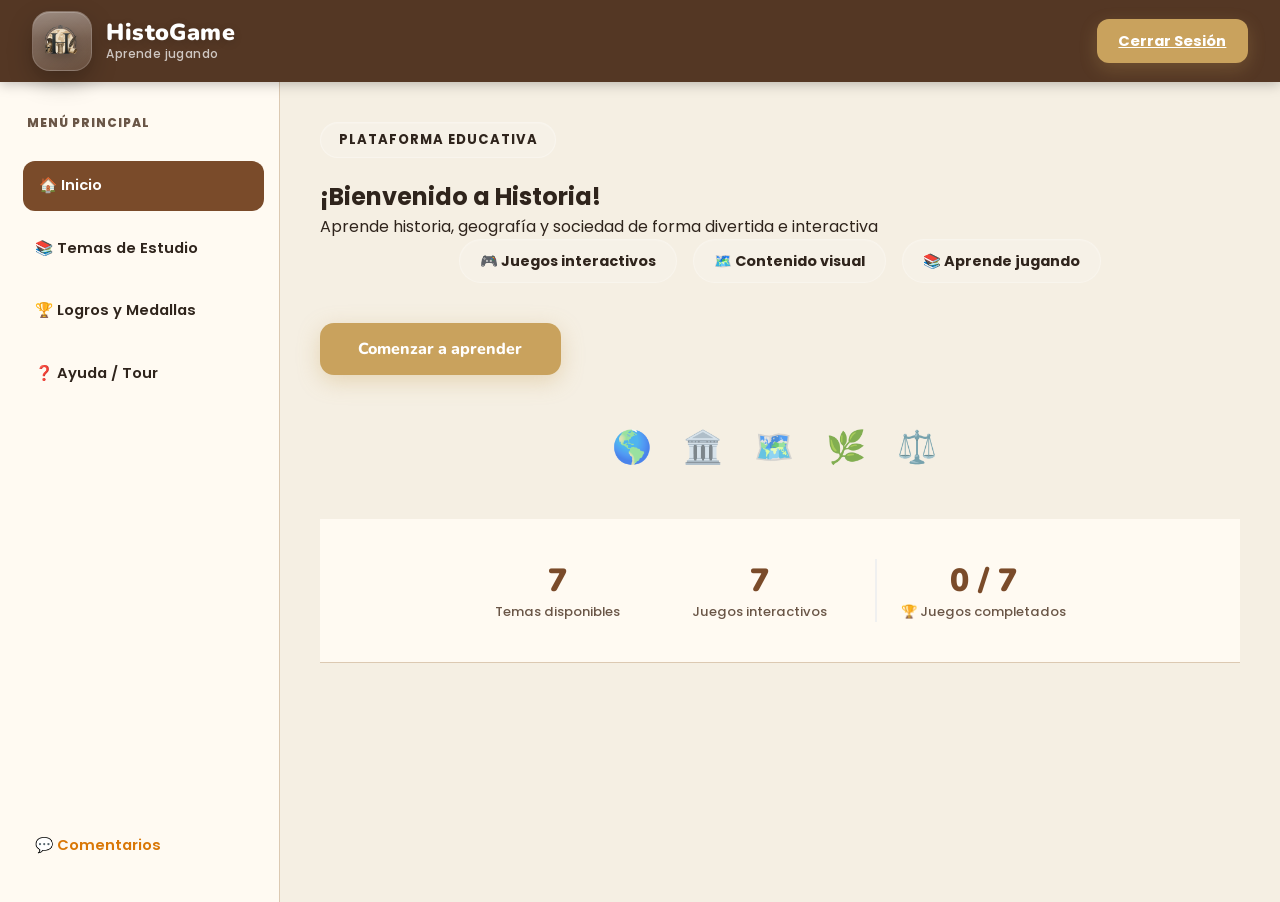
<file: estudiante.html>
<!DOCTYPE html>
<html lang="es">
<head>
  <meta charset="UTF-8" />
  <meta name="viewport" content="width=device-width, initial-scale=1.0" />
  <title>HistoGame - Aprende el Mundo Jugando</title>

  <link href="https://fonts.googleapis.com/css2?family=Nunito:wght@400;600;700;800;900&family=Poppins:wght@400;500;600;700&display=swap" rel="stylesheet">
  <link rel="stylesheet" href="styles.css">
  <style>
    /* Estructura de barra lateral para el estudiante */
    .app-layout {
      display: grid;
      grid-template-columns: 280px 1fr;
      min-height: calc(100vh - 80px);
      background: var(--bg);
    }
    .sidebar-nav {
      background: var(--card);
      border-right: 1px solid var(--border);
      padding: 2rem 1.2rem;
      display: flex;
      flex-direction: column;
      gap: 0.8rem;
      position: sticky;
      top: 80px;
      height: calc(100vh - 80px);
      overflow-y: auto;
    }
    .sidebar-btn {
      width: 100%;
      padding: 0.9rem 1rem;
      border: none;
      background: transparent;
      color: var(--text);
      font-family: 'Poppins', sans-serif;
      font-weight: 600;
      font-size: 0.92rem;
      border-radius: 12px;
      display: flex;
      align-items: center;
      gap: 0.8rem;
      cursor: pointer;
      transition: all 0.2s ease;
      text-align: left;
    }
    .sidebar-btn:hover, .sidebar-btn.active {
      background: var(--primary);
      color: #fff;
      transform: translateX(4px);
    }
    .content-area {
      padding: 2.5rem;
      overflow-y: auto;
    }
    .content-section {
      display: none;
    }
    .content-section.active-section {
      display: block;
      animation: fadeIn 0.3s ease-in-out;
    }
    @keyframes fadeIn {
      from { opacity: 0; transform: translateY(6px); }
      to { opacity: 1; transform: translateY(0); }
    }
    @media (max-width: 900px) {
      .app-layout { grid-template-columns: 1fr; }
      .sidebar-nav { position: relative; height: auto; top: 0; }
    }
  </style>
</head>
<body>

  <!-- NAVBAR SUPERIOR -->
  <nav>
    <a class="nav-brand" href="javascript:void(0)" onclick="switchSection('inicio')">
      <div class="nav-logo">
        <img src="./logo/logohist.png" alt="Logo HistoGame">
      </div>
      <div class="nav-text">
        <span class="nav-title">HistoGame</span>
        <span class="nav-subtitle">Aprende jugando</span>
      </div>
    </a>
    <a href="index.html" class="btn-login" onclick="logout()">Cerrar Sesión</a>
  </nav>

  <!-- CONTENEDOR CON BARRA LATERAL -->
  <div class="app-layout">
    
    <!-- BARRA LATERAL IZQUIERDA -->
    <aside class="sidebar-nav">
      <div style="padding: 0 0.5rem 1rem; font-size: 0.75rem; text-transform: uppercase; font-weight: 800; color: var(--text-soft); letter-spacing: 1px;">Menú Principal</div>
      <button class="sidebar-btn active" onclick="switchSection('inicio')" id="btn-inicio">🏠 Inicio</button>
      <button class="sidebar-btn" onclick="switchSection('temas')" id="btn-temas">📚 Temas de Estudio</button>
      <button class="sidebar-btn" onclick="switchSection('logros')" id="btn-logros">🏆 Logros y Medallas</button>
      <button class="sidebar-btn" onclick="openHelpModal()">❓ Ayuda / Tour</button>
      <button class="sidebar-btn" id="btn-open-feedback" style="color: #d97706; margin-top: auto;" onclick="document.getElementById('feedbackModal').style.display='flex'">💬 Comentarios</button>
    </aside>

    <!-- ÁREA DE CONTENIDO DINÁMICO -->
    <main class="content-area">

      <!-- SECCIÓN INICIO -->
      <section id="sec-inicio" class="content-section active-section">
        <div class="hero-badge">Plataforma Educativa</div>
        <h1>¡Bienvenido a Historia!</h1>
        <p>Aprende historia, geografía y sociedad de forma divertida e interactiva</p>

        <div class="hero-pills">
          <span class="pill">🎮 Juegos interactivos</span>
          <span class="pill">🗺️ Contenido visual</span>
          <span class="pill">📚 Aprende jugando</span>
        </div>

        <button class="btn-hero" onclick="switchSection('temas')">
          Comenzar a aprender
        </button>

        <div class="float-icons" style="text-align: center; margin-top: 3rem;">🌎 🏛️ 🗺️ 🌿 ⚖️</div>

        <div class="stats-bar" style="margin-top: 3rem;">
          <div class="stat-item">
            <div class="stat-num">7</div>
            <div class="stat-label">Temas disponibles</div>
          </div>
          <div class="stat-item">
            <div class="stat-num">7</div>
            <div class="stat-label">Juegos interactivos</div>
          </div>
          <div class="stat-item" style="border-left: 2px solid #f0f0f0;">
            <div class="stat-num" id="completed-games-num">0 / 7</div>
            <div class="stat-label">🏆 Juegos completados</div>
          </div>
        </div>
      </section>

      <!-- SECCIÓN TEMAS DE ESTUDIO -->
      <section id="sec-temas" class="content-section">
        <div class="section-header" style="padding-top: 0;">
          <h2>Temas de Estudio</h2>
          <p>Selecciona un tema para comenzar a aprender, debatir y valorar</p>
          <div class="divider"></div>
        </div>

        <div id="temas-container" style="max-width: 900px; margin: 2rem auto 0;">
          <!-- TEMA 1 -->
          <div class="topic-card" id="topic-1">
            <div class="topic-header" onclick="toggleTopic('topic-1')">
              <div class="topic-num">1</div>
              <div class="topic-info">
                <h3>El Cristianismo</h3>
                <p>El mundo donde nacio Jesus</p>
              </div>
              <span class="topic-arrow">▼</span>
            </div>
            <div class="topic-body">
              <p class="topic-description">Descubre el viaje y mensajes que Jesus impartio durante su vida siendo sedimentos del cristianismo</p>
              
              <div class="rating-container" data-topic-id="1">
                <span class="rating-label">Valora este tema:</span>
                <div class="stars">
                  <span class="star" onclick="rateTopic(1, 1)">★</span>
                  <span class="star" onclick="rateTopic(1, 2)">★</span>
                  <span class="star" onclick="rateTopic(1, 3)">★</span>
                  <span class="star" onclick="rateTopic(1, 4)">★</span>
                  <span class="star" onclick="rateTopic(1, 5)">★</span>
                </div>
                <span class="rating-score" id="rating-score-1">(0.0)</span>
              </div>

              <div class="topic-actions">
                <button class="btn-content" onclick="openPdfModal('presentaciones/tema 1 unidad 2.pdf')">📖 Contenido</button>
                <button class="btn-game" onclick="openLocalGame(1)">🎮 Juega y aprende</button>
              </div>

              <div class="debate-section">
                <h4>💬 Debate del Tema</h4>
                <div class="debate-comments" id="comments-1"></div>
                <div class="debate-form">
                  <input type="text" id="debate-author-1" placeholder="Tu nombre" class="debate-input-name">
                  <textarea id="debate-text-1" placeholder="Escribe tu opinión o duda para el debate..." rows="2" class="debate-textarea"></textarea>
                  <button class="btn-debate-send" onclick="addDebateComment(1)">Publicar Comentario</button>
                </div>
              </div>
            </div>
          </div>

          <!-- TEMA 2 -->
          <div class="topic-card" id="topic-2">
            <div class="topic-header" onclick="toggleTopic('topic-2')">
              <div class="topic-num">2</div>
              <div class="topic-info">
                <h3>Origen del Imperio Carolingio</h3>
                <p>Del Reino Franco a la corona imperial de Carlomagno.</p>
              </div>
              <span class="topic-arrow">▼</span>
            </div>
            <div class="topic-body">
              <p class="topic-description">Se estudiará cómo la dinastía carolingia unificó Europa occidental tras la caída de Roma. Analizaremos la crucial alianza con la Iglesia y la coronación de Carlomagno en el año 800.</p>
              
              <div class="rating-container" data-topic-id="2">
                <span class="rating-label">Valora este tema:</span>
                <div class="stars">
                  <span class="star" onclick="rateTopic(2, 1)">★</span>
                  <span class="star" onclick="rateTopic(2, 2)">★</span>
                  <span class="star" onclick="rateTopic(2, 3)">★</span>
                  <span class="star" onclick="rateTopic(2, 4)">★</span>
                  <span class="star" onclick="rateTopic(2, 5)">★</span>
                </div>
                <span class="rating-score" id="rating-score-2">(0.0)</span>
              </div>

              <div class="topic-actions">
                <button class="btn-content" onclick="openPdfModal('presentaciones/tema 2 unidad 2.pdf')">📖 Contenido</button>
                <button class="btn-game" onclick="openLocalGame(2)">🎮 Juega y aprende</button>
              </div>

              <div class="debate-section">
                <h4>💬 Debate del Tema</h4>
                <div class="debate-comments" id="comments-2"></div>
                <div class="debate-form">
                  <input type="text" id="debate-author-2" placeholder="Tu nombre" class="debate-input-name">
                  <textarea id="debate-text-2" placeholder="Escribe tu opinión o duda para el debate..." rows="2" class="debate-textarea"></textarea>
                  <button class="btn-debate-send" onclick="addDebateComment(2)">Publicar Comentario</button>
                </div>
              </div>
            </div>
          </div>

          <!-- TEMA 3 -->
          <div class="topic-card" id="topic-3">
            <div class="topic-header" onclick="toggleTopic('topic-3')">
              <div class="topic-num">3</div>
              <div class="topic-info">
                <h3>El Renacimiento Carolingio</h3>
                <p>El despertar educativo y cultural de la Temprana Edad Media.</p>
              </div>
              <span class="topic-arrow">▼</span>
            </div>
            <div class="topic-body">
              <p class="topic-description">Exploraremos el impulso que Carlomagno dio a la alfabetización, la creación de escuelas y la preservación de textos antiguos.</p>
              
              <div class="rating-container" data-topic-id="3">
                <span class="rating-label">Valora este tema:</span>
                <div class="stars">
                  <span class="star" onclick="rateTopic(3, 1)">★</span>
                  <span class="star" onclick="rateTopic(3, 2)">★</span>
                  <span class="star" onclick="rateTopic(3, 3)">★</span>
                  <span class="star" onclick="rateTopic(3, 4)">★</span>
                  <span class="star" onclick="rateTopic(3, 5)">★</span>
                </div>
                <span class="rating-score" id="rating-score-3">(0.0)</span>
              </div>

              <div class="topic-actions">
                <button class="btn-content" onclick="openPdfModal('presentaciones/tema 3 unidad 2.pdf')">📖 Contenido</button>
                <button class="btn-game" onclick="openLocalGame(3)">🎮 Juega y aprende</button>
              </div>

              <div class="debate-section">
                <h4>💬 Debate del Tema</h4>
                <div class="debate-comments" id="comments-3"></div>
                <div class="debate-form">
                  <input type="text" id="debate-author-3" placeholder="Tu nombre" class="debate-input-name">
                  <textarea id="debate-text-3" placeholder="Escribe tu opinión o duda para el debate..." rows="2" class="debate-textarea"></textarea>
                  <button class="btn-debate-send" onclick="addDebateComment(3)">Publicar Comentario</button>
                </div>
              </div>
            </div>
          </div>

          <!-- TEMA 4 -->
          <div class="topic-card" id="topic-4">
            <div class="topic-header" onclick="toggleTopic('topic-4')">
              <div class="topic-num">4</div>
              <div class="topic-info">
                <h3>Las Cruzadas y su Impacto</h3>
                <p>Guerra santa, comercio y el choque de dos mundos.</p>
              </div>
              <span class="topic-arrow">▼</span>
            </div>
            <div class="topic-body">
              <p class="topic-description">Analizaremos las expediciones militares cristianas hacia Tierra Santa y sus motivaciones religiosas y políticas.</p>
              
              <div class="rating-container" data-topic-id="4">
                <span class="rating-label">Valora este tema:</span>
                <div class="stars">
                  <span class="star" onclick="rateTopic(4, 1)">★</span>
                  <span class="star" onclick="rateTopic(4, 2)">★</span>
                  <span class="star" onclick="rateTopic(4, 3)">★</span>
                  <span class="star" onclick="rateTopic(4, 4)">★</span>
                  <span class="star" onclick="rateTopic(4, 5)">★</span>
                </div>
                <span class="rating-score" id="rating-score-4">(0.0)</span>
              </div>

              <div class="topic-actions">
                <button class="btn-content" onclick="openPdfModal('presentaciones/tema 4 unidad 2.pdf')">📖 Contenido</button>
                <button class="btn-game" onclick="openLocalGame(4)">🎮 Juega y aprende</button>
              </div>

              <div class="debate-section">
                <h4>💬 Debate del Tema</h4>
                <div class="debate-comments" id="comments-4"></div>
                <div class="debate-form">
                  <input type="text" id="debate-author-4" placeholder="Tu nombre" class="debate-input-name">
                  <textarea id="debate-text-4" placeholder="Escribe tu opinión o duda para el debate..." rows="2" class="debate-textarea"></textarea>
                  <button class="btn-debate-send" onclick="addDebateComment(4)">Publicar Comentario</button>
                </div>
              </div>
            </div>
          </div>

          <!-- TEMA 5 -->
          <div class="topic-card" id="topic-5">
            <div class="topic-header" onclick="toggleTopic('topic-5')">
              <div class="topic-num">5</div>
              <div class="topic-info">
                <h3>La Inquisición</h3>
                <p>Herejía, control social y los tribunales de la fe.</p>
              </div>
              <span class="topic-arrow">▼</span>
            </div>
            <div class="topic-body">
              <p class="topic-description">Se enseñará el origen y funcionamiento de los tribunales eclesiásticos creados para combatir las doctrinas contrarias.</p>
              
              <div class="rating-container" data-topic-id="5">
                <span class="rating-label">Valora este tema:</span>
                <div class="stars">
                  <span class="star" onclick="rateTopic(5, 1)">★</span>
                  <span class="star" onclick="rateTopic(5, 2)">★</span>
                  <span class="star" onclick="rateTopic(5, 3)">★</span>
                  <span class="star" onclick="rateTopic(5, 4)">★</span>
                  <span class="star" onclick="rateTopic(5, 5)">★</span>
                </div>
                <span class="rating-score" id="rating-score-5">(0.0)</span>
              </div>

              <div class="topic-actions">
                <button class="btn-content" onclick="openPdfModal('presentaciones/tema 5 unidad 2.pdf')">📖 Contenido</button>
                <button class="btn-game" onclick="openLocalGame(5)">🎮 Juega y aprende</button>
              </div>

              <div class="debate-section">
                <h4>💬 Debate del Tema</h4>
                <div class="debate-comments" id="comments-5"></div>
                <div class="debate-form">
                  <input type="text" id="debate-author-5" placeholder="Tu nombre" class="debate-input-name">
                  <textarea id="debate-text-5" placeholder="Escribe tu opinión o duda para el debate..." rows="2" class="debate-textarea"></textarea>
                  <button class="btn-debate-send" onclick="addDebateComment(5)">Publicar Comentario</button>
                </div>
              </div>
            </div>
          </div>

          <!-- TEMA 6 -->
          <div class="topic-card" id="topic-6">
            <div class="topic-header" onclick="toggleTopic('topic-6')">
              <div class="topic-num">6</div>
              <div class="topic-info">
                <h3>El Origen de las Universidades Medievales</h3>
                <p>Los gremios del saber y el nacimiento de la educación superior.</p>
              </div>
              <span class="topic-arrow">▼</span>
            </div>
            <div class="topic-body">
              <p class="topic-description">Descubriremos cómo surgieron los primeros centros de alta educación organizados por maestros y estudiantes.</p>
              
              <div class="rating-container" data-topic-id="6">
                <span class="rating-label">Valora este tema:</span>
                <div class="stars">
                  <span class="star" onclick="rateTopic(6, 1)">★</span>
                  <span class="star" onclick="rateTopic(6, 2)">★</span>
                  <span class="star" onclick="rateTopic(6, 3)">★</span>
                  <span class="star" onclick="rateTopic(6, 4)">★</span>
                  <span class="star" onclick="rateTopic(6, 5)">★</span>
                </div>
                <span class="rating-score" id="rating-score-6">(0.0)</span>
              </div>

              <div class="topic-actions">
                <button class="btn-content" onclick="openPdfModal('presentaciones/tema 6 unidad 2.pdf')">📖 Contenido</button>
                <button class="btn-game" onclick="openLocalGame(6)">🎮 Juega y aprende</button>
              </div>

              <div class="debate-section">
                <h4>💬 Debate del Tema</h4>
                <div class="debate-comments" id="comments-6"></div>
                <div class="debate-form">
                  <input type="text" id="debate-author-6" placeholder="Tu nombre" class="debate-input-name">
                  <textarea id="debate-text-6" placeholder="Escribe tu opinión o duda para el debate..." rows="2" class="debate-textarea"></textarea>
                  <button class="btn-debate-send" onclick="addDebateComment(6)">Publicar Comentario</button>
                </div>
              </div>
            </div>
          </div>

          <!-- TEMA 7 -->
          <div class="topic-card" id="topic-7">
            <div class="topic-header" onclick="toggleTopic('topic-7')">
              <div class="topic-num">7</div>
              <div class="topic-info">
                <h3>Expansion Cultural, Artistica, Arquitectonica y Cientifica</h3>
                <p>El esplendor del Románico, el Gótico y los nuevos saberes.</p>
              </div>
              <span class="topic-arrow">▼</span>
            </div>
            <div class="topic-body">
              <p class="topic-description">Analizaremos la transición del estilo Románico al Gótico a través de las grandes catedrales llenas de luz.</p>
              
              <div class="rating-container" data-topic-id="7">
                <span class="rating-label">Valora este tema:</span>
                <div class="stars">
                  <span class="star" onclick="rateTopic(7, 1)">★</span>
                  <span class="star" onclick="rateTopic(7, 2)">★</span>
                  <span class="star" onclick="rateTopic(7, 3)">★</span>
                  <span class="star" onclick="rateTopic(7, 4)">★</span>
                  <span class="star" onclick="rateTopic(7, 5)">★</span>
                </div>
                <span class="rating-score" id="rating-score-7">(0.0)</span>
              </div>

              <div class="topic-actions">
                <button class="btn-content" onclick="openPdfModal('presentaciones/tema 7 unidad 2.pdf')">📖 Contenido</button>
                <button class="btn-game" onclick="openLocalGame(7)">🎮 Juega y aprende</button>
              </div>

              <div class="debate-section">
                <h4>💬 Debate del Tema</h4>
                <div class="debate-comments" id="comments-7"></div>
                <div class="debate-form">
                  <input type="text" id="debate-author-7" placeholder="Tu nombre" class="debate-input-name">
                  <textarea id="debate-text-7" placeholder="Escribe tu opinión o duda para el debate..." rows="2" class="debate-textarea"></textarea>
                  <button class="btn-debate-send" onclick="addDebateComment(7)">Publicar Comentario</button>
                </div>
              </div>
            </div>
          </div>
        </div>
      </section>

      <!-- SECCIÓN LOGROS Y MEDALLAS -->
      <section id="sec-logros" class="content-section">
        <div class="section-header" style="padding-top: 0;">
          <h2>🏆 Medallas y Logros</h2>
          <p>Desbloquea insignias a medida que aprendes y juegas</p>
          <div class="divider"></div>
        </div>

        <section class="badges-section" style="max-width: 900px; margin: 2rem auto 0;">
          <div class="badges-grid" id="badges-container">
            <!-- Medallas dinámicas cargadas por JavaScript -->
          </div>
        </section>
      </section>

    </main>
  </div>

  <!-- MODAL: JUEGO INTEGRADO -->
  <div class="modal-overlay" id="gameModal" onclick="closeGameModal(event)">
    <div class="modal-box play-modal-box" onclick="event.stopPropagation()">
      <div class="play-modal-header">
        <h3 id="modalTopicName">🎮 Zona de Juego - HistoGame</h3>
        <button class="btn-close-play-top" onclick="closeModal()">&times;</button>
      </div>

      <div class="progress-container" style="background: #e0e0e0; border-radius: 8px; height: 10px; width: 100%; margin: 15px 0 5px 0; overflow: hidden;">
        <div id="progress-bar" style="background: #2ECC71; height: 100%; width: 0%; transition: width 0.3s;"></div>
      </div>
      <p id="progress-text" style="font-size: 0.9rem; color: #7f8c8d; font-weight: bold; margin-bottom: 15px;">Actividad 1 de 10</p>

      <div class="play-container" id="modal-questions-list"></div>
    </div>
  </div>

  <!-- MODAL: PDF -->
  <div class="modal-overlay" id="pdfModal" onclick="closePdfModal(event)">
    <div class="modal-box pdf-modal-box" onclick="event.stopPropagation()">
      <div class="pdf-modal-header">
        <h3 id="pdfModalTitle">Visualizador de Contenido</h3>
        <button class="btn-close-pdf-top" onclick="closePdfModal(null)">&times;</button>
      </div>
      <div class="pdf-container">
        <iframe id="pdfViewer" src="" frameborder="0" style="width:100%; height:100%;"></iframe>
      </div>
    </div>
  </div>

  <!-- MODAL: AYUDA INTERACTIVA -->
  <div class="modal-overlay" id="helpModal" onclick="closeHelpModal(event)">
    <div class="modal-box help-modal-box tour-modal-box" onclick="event.stopPropagation()">
      <div class="tour-header">
        <h3 id="tour-title">Bienvenido a HistoGame</h3>
        <span id="tour-progress" class="tour-progress-badge">Página 1 de 5</span>
      </div>
      <div class="tour-body-wrapper">
        <div id="tour-content-view" class="tour-content-animate">
          <div class="tour-image-container">
            <img id="tour-img" src="./logo/logohist.png" alt="Ilustración de guía">
          </div>
          <div class="tour-text-container">
            <p id="tour-text">Cargando guía...</p>
          </div>
        </div>
      </div>
      <div class="tour-footer">
        <button id="btn-tour-prev" class="btn-tour btn-tour-secondary" onclick="navigateTour(-1)">Atrás</button>
        <div class="tour-action-group">
          <button id="btn-tour-skip" class="btn-tour btn-tour-cancel" onclick="closeHelpModal(null)">Omitir</button>
          <button id="btn-tour-next" class="btn-tour btn-tour-primary" onclick="navigateTour(1)">Siguiente</button>
        </div>
      </div>
    </div>
  </div>

  <!-- MODAL: BUZÓN DE COMENTARIOS -->
  <div class="modal-overlay" id="feedbackModal" style="display: none; position: fixed; top: 0; left: 0; width: 100%; height: 100%; background: rgba(0,0,0,0.5); z-index: 2000; align-items: center; justify-content: center;">
    <div class="modal-box feedback-modal-box" style="max-width: 500px; width: 90%; border-radius: 16px; padding: 25px; background: #fff; position: relative; box-shadow: 0 10px 30px rgba(0,0,0,0.2);">
      <div style="display: flex; justify-content: space-between; align-items: center; border-bottom: 2px solid #f0f0f0; padding-bottom: 12px; margin-bottom: 20px;">
        <h3 style="font-family: 'Poppins', sans-serif; color: #2C3E50; margin: 0; display: flex; align-items: center; gap: 8px;">💬 Deja tu Retroalimentación</h3>
        <button onclick="document.getElementById('feedbackModal').style.display='none'" style="background: none; border: none; font-size: 26px; cursor: pointer; color: #aaa;">&times;</button>
      </div>
      <form id="feedbackForm" style="font-family: 'Nunito', sans-serif;">
        <div style="margin-bottom: 15px;">
          <label style="display: block; margin-bottom: 6px; font-weight: 600; color: #555;">Tu Nombre (Opcional):</label>
          <input type="text" id="studentName" placeholder="Ej. Juan Pérez" style="width: 100%; padding: 10px; border: 1px solid #ccc; border-radius: 8px;">
        </div>
        <div style="margin-bottom: 15px;">
          <label style="display: block; margin-bottom: 6px; font-weight: 600; color: #555;">Selecciona la Clase / Tema:</label>
          <select id="feedbackTopic" required style="width: 100%; padding: 10px; border: 1px solid #ccc; border-radius: 8px; background-color: #fff;">
            <option value="" disabled selected>-- Elige una opción --</option>
            <option value="General">Comentario General de la Plataforma</option>
            <option value="Tema 1">Tema 1: El Cristianismo</option>
            <option value="Tema 2">Tema 2: Origen del Imperio Carolingio</option>
          </select>
        </div>
        <div style="margin-bottom: 20px;">
          <label style="display: block; margin-bottom: 6px; font-weight: 600; color: #555;">Tu Comentario o Sugerencia:</label>
          <textarea id="feedbackText" rows="4" required placeholder="Cuéntanos qué te pareció..." style="width: 100%; padding: 10px; border: 1px solid #ccc; border-radius: 8px; resize: none;"></textarea>
        </div>
        <div style="display: flex; justify-content: flex-end; gap: 10px; border-top: 1px solid #f0f0f0; padding-top: 15px;">
          <button type="button" onclick="document.getElementById('feedbackModal').style.display='none'" style="background: #e0e0e0; border: none; padding: 10px 18px; border-radius: 8px; font-weight: bold; cursor: pointer;">Cancelar</button>
          <button type="submit" style="background: #2ECC71; color: white; border: none; padding: 10px 22px; border-radius: 8px; font-weight: bold; cursor: pointer;">Enviar Comentario</button>
        </div>
      </form>
    </div>
  </div>

  <!-- SCRIPT PARA CONTROLAR EL CAMBIO DE SECCIONES CON LA BARRA LATERAL -->
  <script>
    function switchSection(sectionId) {
      // Ocultar todas las secciones
      document.querySelectorAll('.content-section').forEach(sec => {
        sec.classList.remove('active-section');
      });
      // Mostrar la sección seleccionada
      const target = document.getElementById('sec-' + sectionId);
      if (target) {
        target.classList.add('active-section');
      }
      // Actualizar estado activo en los botones de la barra lateral
      document.querySelectorAll('.sidebar-btn').forEach(btn => {
        btn.classList.remove('active');
      });
      const activeBtn = document.getElementById('btn-' + sectionId);
      if (activeBtn) {
        activeBtn.classList.add('active');
      }
      window.scrollTo({ top: 0, behavior: 'smooth' });
    }
  </script>
  <script src="script.js"></script>
</body>
</html>
</file>
<file: styles.css>
/* ==========================================================================
   1. VARIABLES Y ESTILOS GLOBALES
   ========================================================================== */
:root {
  --primary: #7a4b2a;
  --primary-light: #a56a43;
  --primary-dark: #4e2f1d;
  --accent: #c9a25d;
  --accent2: #8b3f2f;
  --bg: #f5efe3;
  --card: #fffaf2;
  --text: #2f241c;
  --text-soft: #6a5647;
  --border: #dcc9b2;
  --shadow: 0 4px 20px rgba(78, 47, 29, 0.14);
  --radius: 16px;

  --game-success: #27ae60;
  --game-error: #c0392b;
  --game-modal-overlay: rgba(78, 47, 29, 0.6);
}

* {
  margin: 0;
  padding: 0;
  box-sizing: border-box;
}

html {
  scroll-behavior: smooth;
}

body {
  font-family: 'Poppins', sans-serif;
  background: var(--bg);
  color: var(--text);
  min-height: 100vh;
}

/* ───────── NAVBAR ───────── */
nav {
  background: rgba(78, 47, 29, 0.96);
  backdrop-filter: blur(10px);
  padding: 0 2rem;
  display: flex;
  align-items: center;
  justify-content: space-between;
  min-height: 82px;
  position: sticky;
  top: 0;
  z-index: 100;
  box-shadow: 0 2px 12px rgba(0,0,0,.25);
}

.nav-brand {
  display: flex;
  align-items: center;
  gap: .9rem;
  text-decoration: none;
  min-width: 0;
}

.nav-logo {
  width: 60px;
  height: 60px;
  border-radius: 18px;
  overflow: hidden;
  flex-shrink: 0;
  display: flex;
  align-items: center;
  justify-content: center;
  position: relative;
  background: linear-gradient(135deg, rgba(255,255,255,.18), rgba(255,255,255,.06)), rgba(255,255,255,.05);
  border: 1px solid rgba(255,255,255,.18);
  box-shadow: 0 10px 25px rgba(0,0,0,.25), inset 0 1px 0 rgba(255,255,255,.18);
  transition: transform .25s ease, box-shadow .25s ease, border-color .25s ease;
}

.nav-logo::before {
  content: "";
  position: absolute;
  inset: 0;
  background: linear-gradient(180deg, rgba(255,255,255,.25) 0%, rgba(255,255,255,.08) 45%, rgba(255,255,255,.02) 100%);
  z-index: 1;
  pointer-events: none;
}

.nav-logo img {
  width: 100%;
  height: 100%;
  object-fit: contain;
  display: block;
  position: relative;
  z-index: 0;
  padding: 6px;
  filter: drop-shadow(0 3px 6px rgba(0,0,0,.28));
}

.nav-brand:hover .nav-logo {
  transform: translateY(-2px) scale(1.05);
  box-shadow: 0 14px 28px rgba(0,0,0,.28), 0 0 0 3px rgba(201,162,93,.18);
  border-color: rgba(201,162,93,.45);
}

.nav-text {
  display: flex;
  flex-direction: column;
  justify-content: center;
  line-height: 1.05;
}

.nav-title {
  font-family: 'Nunito', sans-serif;
  font-weight: 900;
  font-size: 1.45rem;
  color: #fff;
  letter-spacing: .4px;
  text-shadow: 0 2px 8px rgba(0,0,0,.18);
}

.nav-subtitle {
  font-size: .75rem;
  color: rgba(255,255,255,.72);
  font-weight: 500;
  letter-spacing: .4px;
  margin-top: .18rem;
}

.nav-links {
  display: flex;
  gap: 1.6rem;
  list-style: none;
}

.nav-links a {
  color: rgba(255,255,255,.82);
  text-decoration: none;
  font-size: .95rem;
  font-weight: 600;
  transition: color .2s, transform .2s;
}

.nav-links a:hover {
  color: var(--accent);
  transform: translateY(-1px);
}

.btn-login {
  background: var(--accent);
  color: #fff;
  border: none;
  padding: .7rem 1.35rem;
  border-radius: 12px;
  font-family: 'Poppins', sans-serif;
  font-weight: 700;
  font-size: .92rem;
  cursor: pointer;
  transition: background .2s, transform .15s, box-shadow .15s;
  box-shadow: 0 6px 18px rgba(201,162,93,.24);
}

.btn-login:hover {
  background: #b88e48;
  transform: translateY(-1px);
  box-shadow: 0 10px 24px rgba(201,162,93,.28);
}

/* ───────── HERO ───────── */
#inicio {
  background: linear-gradient(135deg, var(--primary-dark) 0%, var(--primary) 60%, var(--primary-light) 100%);
  color: #fff;
  padding: 5rem 2rem 4rem;
  text-align: center;
  position: relative;
  overflow: hidden;
}

#inicio::before {
  content: '';
  position: absolute;
  inset: 0;
  background:
    radial-gradient(circle at top right, rgba(255,255,255,.10), transparent 28%),
    radial-gradient(circle at bottom left, rgba(255,255,255,.08), transparent 25%),
    url("data:image/svg+xml,%3Csvg width='60' height='60' viewBox='0 0 60 60' xmlns='http://www.w3.org/2000/svg'%3E%3Cg fill='none' fill-rule='evenodd'%3E%3Cg fill='%23ffffff' fill-opacity='0.04'%3E%3Cpath d='M36 34v-4h-2v4h-4v2h4v4h2v-4h4v-2h-4zm0-30V0h-2v4h-4v2h4v4h2V6h4V4h-4zM6 34v-4H4v4H0v2h4v4h2v-4h4v-2H6zM6 4V0H4v4H0v2h4v4h2V6h4V4H6z'/%3E%3C/g%3E%3C/g%3E%3C/svg%3E");
}

#inicio > * {
  position: relative;
  z-index: 1;
}

.hero-badge {
  display: inline-block;
  background: rgba(255,255,255,.15);
  border: 1px solid rgba(255,255,255,.3);
  padding: .45rem 1.1rem;
  border-radius: 50px;
  font-size: .82rem;
  font-weight: 700;
  margin-bottom: 1.3rem;
  letter-spacing: 1px;
  text-transform: uppercase;
  box-shadow: inset 0 1px 0 rgba(255,255,255,.15);
}

#inicio h1 {
  font-family: 'Nunito', sans-serif;
  font-size: clamp(2rem, 5vw, 3.5rem);
  font-weight: 900;
  margin-bottom: .75rem;
  text-shadow: 0 2px 10px rgba(0,0,0,.22);
}

#inicio p {
  font-size: 1.1rem;
  opacity: .95;
  max-width: 640px;
  margin: 0 auto 2rem;
  line-height: 1.5;
}

.hero-pills {
  display: flex;
  gap: 1rem;
  justify-content: center;
  flex-wrap: wrap;
  margin-bottom: 2.5rem;
}

.pill {
  background: rgba(255,255,255,.15);
  border: 1px solid rgba(255,255,255,.25);
  padding: .65rem 1.25rem;
  border-radius: 50px;
  font-size: .9rem;
  font-weight: 700;
  box-shadow: inset 0 1px 0 rgba(255,255,255,.1);
}

.btn-hero {
  background: var(--accent);
  color: #fff;
  border: none;
  padding: .95rem 2.4rem;
  border-radius: 14px;
  font-family: 'Nunito', sans-serif;
  font-weight: 800;
  font-size: 1rem;
  cursor: pointer;
  transition: transform .15s, box-shadow .15s, background .2s;
  box-shadow: 0 6px 22px rgba(201,162,93,.35);
}

.btn-hero:hover {
  transform: translateY(-2px);
  background: #d4ad66;
  box-shadow: 0 10px 28px rgba(201,162,93,.42);
}

.float-icons {
  margin-top: 2.6rem;
  font-size: 2rem;
  opacity: .75;
  letter-spacing: .7rem;
  animation: floatRow 4s ease-in-out infinite alternate;
}

@keyframes floatRow {
  from { transform: translateY(0); }
  to { transform: translateY(-8px); }
}

/* ───────── STATS ───────── */
.stats-bar {
  display: flex;
  justify-content: center;
  flex-wrap: wrap;
  gap: 1.5rem;
  padding: 2.5rem 2rem;
  background: var(--card);
  border-bottom: 1px solid var(--border);
}

.stat-item {
  text-align: center;
  padding: 0 1.5rem;
}

.stat-num {
  font-family: 'Nunito', sans-serif;
  font-size: 2rem;
  font-weight: 900;
  color: var(--primary);
}

.stat-label {
  font-size: .82rem;
  color: var(--text-soft);
  font-weight: 500;
}

/* ───────── SECTION TITLES ───────── */
.section-header {
  text-align: center;
  padding: 3.5rem 2rem 1.5rem;
}

.section-header h2 {
  font-family: 'Nunito', sans-serif;
  font-size: 1.95rem;
  font-weight: 900;
  color: var(--primary-dark);
}

.section-header p {
  color: var(--text-soft);
  margin-top: .4rem;
  font-size: .95rem;
}

.divider {
  width: 60px;
  height: 4px;
  background: var(--accent);
  border-radius: 4px;
  margin: .75rem auto 0;
}

/* ───────── TOPICS ───────── */
#temas {
  max-width: 860px;
  margin: 0 auto;
  padding: 0 1.5rem 4rem;
}

.topic-card {
  background: var(--card);
  border: 1px solid var(--border);
  border-radius: var(--radius);
  margin-bottom: 1rem;
  overflow: hidden;
  box-shadow: var(--shadow);
  transition: transform .2s, box-shadow .2s;
}

.topic-card:hover {
  transform: translateY(-2px);
  box-shadow: 0 10px 24px rgba(78,47,29,.12);
}

.topic-header {
  display: flex;
  align-items: center;
  gap: 1rem;
  padding: 1.1rem 1.4rem;
  cursor: pointer;
  user-select: none;
}

.topic-num {
  background: var(--primary);
  color: #fff;
  width: 34px;
  height: 34px;
  border-radius: 10px;
  display: flex;
  align-items: center;
  justify-content: center;
  font-family: 'Nunito', sans-serif;
  font-weight: 900;
  font-size: .88rem;
  flex-shrink: 0;
}

.topic-info {
  flex: 1;
}

.topic-info h3 {
  font-weight: 700;
  font-size: 1rem;
  color: var(--text);
}

.topic-info p {
  font-size: .83rem;
  color: var(--text-soft);
  margin-top: .15rem;
}

.topic-arrow {
  font-size: 1.1rem;
  color: var(--text-soft);
  transition: transform .25s;
}

.topic-card.open .topic-arrow {
  transform: rotate(180deg);
}

.topic-body {
  display: none;
  padding: 0 1.4rem 1.2rem;
  border-top: 1px solid var(--border);
}

.topic-card.open .topic-body {
  display: block;
}

.topic-description {
  font-size: .9rem;
  color: var(--text-soft);
  line-height: 1.65;
  margin-top: 1rem;
}

.topic-actions {
  display: flex;
  gap: .75rem;
  margin-top: 1rem;
  flex-wrap: wrap;
}

.btn-content,
.btn-game {
  flex: 1;
  min-width: 160px;
  border: none;
  padding: .7rem 1rem;
  border-radius: 10px;
  font-family: 'Poppins', sans-serif;
  font-weight: 600;
  font-size: .88rem;
  cursor: pointer;
  transition: transform .15s, background .2s, box-shadow .15s;
}

.btn-content {
  background: var(--primary);
  color: #fff;
}

.btn-content:hover {
  background: var(--primary-dark);
  transform: translateY(-1px);
}

.btn-game {
  background: var(--accent2);
  color: #fff;
}

.btn-game:hover {
  background: #6f3024;
  transform: translateY(-1px);
}

/* ==========================================================================
   2. CONTENEDORES Y DISEÑOS DE MODALES
   ========================================================================== */
.modal-overlay {
  display: none;
  position: fixed;
  top: 0;
  left: 0;
  width: 100%;
  height: 100%;
  background: rgba(0, 0, 0, 0.5);
  backdrop-filter: blur(4px);
  z-index: 2000;
  justify-content: center;
  align-items: center;
}

.modal-overlay.active {
  display: flex;
}

.modal-box {
  background: var(--card);
  border-radius: 20px;
  padding: 2.5rem 2rem;
  max-width: 440px;
  width: 100%;
  text-align: center;
  box-shadow: 0 12px 40px rgba(0,0,0,.25);
  animation: popIn .25s ease;
  max-height: 90vh;
  overflow-y: auto;
}

.modal-box,
.play-container,
.pdf-container {
  scrollbar-width: thin;
  scrollbar-color: var(--accent) var(--bg);
}

.modal-box::-webkit-scrollbar,
.play-container::-webkit-scrollbar {
  width: 100px;
}

.modal-box::-webkit-scrollbar-track,
.play-container::-webkit-scrollbar-track {
  background: var(--bg);
  border-radius: 10px;
}

.modal-box::-webkit-scrollbar-thumb,
.play-container::-webkit-scrollbar-thumb {
  background-color: var(--accent);
  border-radius: 10px;
  border: 2px solid var(--bg);
}

.modal-box::-webkit-scrollbar-thumb:hover,
.play-container::-webkit-scrollbar-thumb:hover {
  background-color: var(--primary);
}

@keyframes popIn {
  from { transform: scale(.85); opacity: 0; }
  to   { transform: scale(1); opacity: 1; }
}

.modal-icon {
  font-size: 3.5rem;
  margin-bottom: 1rem;
}

.modal-box h3 {
  font-family: 'Nunito', sans-serif;
  font-size: 1.4rem;
  font-weight: 900;
  color: var(--primary-dark);
  margin-bottom: .5rem;
}

.modal-box p {
  color: var(--text-soft);
  font-size: .92rem;
  line-height: 1.6;
  margin-bottom: 1.5rem;
}

.modal-topic-name {
  font-weight: 700;
  color: var(--primary);
}

.btn-close-modal {
  background: var(--primary);
  color: #fff;
  border: none;
  padding: .8rem 2rem;
  border-radius: 10px;
  font-family: 'Poppins', sans-serif;
  font-weight: 600;
  font-size: .9rem;
  cursor: pointer;
  transition: background .2s, transform .15s;
}

.btn-close-modal:hover {
  background: var(--primary-dark);
  transform: translateY(-1px);
}

/* ─── MODAL PDF ─── */
#pdfModal {
  position: fixed;
  top: 0;
  left: 0;
  width: 100vw;
  height: 100vh;
  background-color: rgba(0, 0, 0, 0.7);
  display: none;
  justify-content: center;
  align-items: center;
  z-index: 1000;
}

.pdf-modal-box {
  width: 95%;
  max-width: 1400px;
  height: 90vh;
  background-color: #ffffff;
  border-radius: 16px;
  display: flex;
  flex-direction: column;
  overflow: hidden;
  box-shadow: 0 10px 30px rgba(0, 0, 0, 0.3);
}

.pdf-modal-header {
  display: flex;
  justify-content: space-between;
  align-items: center;
  padding: 1rem 1.5rem;
  background-color: #f8f9fa;
  border-bottom: 1px solid #e9ecef;
}

.pdf-modal-header h3 {
  margin: 0;
  font-family: 'Poppins', sans-serif;
  color: #333;
  font-size: 1.25rem;
}

.btn-close-pdf-top {
  background: none;
  border: none;
  font-size: 2rem;
  line-height: 1;
  color: #888;
  cursor: pointer;
  transition: color 0.2s;
}

.btn-close-pdf-top:hover {
  color: #dc3545;
}

.pdf-container {
  flex-grow: 1;
  width: 100%;
  height: 100%;
}

#pdfViewer {
  width: 100%;
  height: 100%;
  border: none;
  display: block;
}

/* ─── MODAL JUEGOS EXTERNOS ─── */
#playModal {
  position: fixed;
  top: 0;
  left: 0;
  width: 100vw;
  height: 100vh;
  background-color: rgba(0, 0, 0, 0.75);
  display: none; 
  justify-content: center;
  align-items: center;
  z-index: 1050;
}

.play-modal-box {
  width: 95%;
  max-width: 1200px;
  height: 85vh;
  background-color: #ffffff;
  border-radius: 16px;
  display: flex;
  flex-direction: column;
  overflow: hidden;
  box-shadow: 0 12px 40px rgba(0, 0, 0, 0.4);
}

.play-modal-header {
  display: flex;
  justify-content: space-between;
  align-items: center;
  padding: 1rem 1.5rem;
  background-color: #f1f3f5;
  border-bottom: 1px solid #e9ecef;
}

.play-modal-header h3 {
  margin: 0;
  font-family: 'Poppins', sans-serif;
  color: #2b2d42;
  font-size: 1.25rem;
}

.btn-close-play-top {
  background: none;
  border: none;
  font-size: 2rem;
  line-height: 1;
  color: #888;
  cursor: pointer;
  transition: color 0.2s;
}

.btn-close-play-top:hover {
  color: #e63946;
}

.play-container {
  flex-grow: 1;
  width: 100%;
  height: 100%;
  background-color: #fafafa;
  overflow-y: auto;
  padding-right: 6px;
}

#gameViewer {
  width: 100%;
  height: 100%;
  border: none;
  display: block;
}

/* ─── GUÍA INTERACTIVA (TOUR) OPTIMIZADO ─── */
.tour-modal-box {
  max-width: 850px !important;
  width: 90%;
  background: #ffffff !important;
  border-radius: 20px !important;
  padding: 24px !important;
  box-shadow: 0 15px 35px rgba(0,0,0,0.3) !important;
  display: flex;
  flex-direction: column;
  gap: 20px;
}

.tour-header {
  display: flex;
  justify-content: space-between;
  align-items: center;
  border-bottom: 2px solid #f3f4f6;
  padding-bottom: 12px;
}

.tour-header h3 {
  font-family: 'Poppins', sans-serif;
  color: #2c3e50;
  margin: 0;
  font-size: 1.4rem;
  font-weight: 700;
}

.tour-progress-badge {
  background: #ebf5ff;
  color: #3b82f6;
  padding: 4px 12px;
  border-radius: 20px;
  font-family: 'Nunito', sans-serif;
  font-weight: 700;
  font-size: 0.85rem;
}

.tour-body-wrapper {
  min-height: 320px;
}

.tour-content-animate {
  display: flex;
  gap: 28px;
  align-items: center;
  transition: opacity 0.2s ease, transform 0.2s ease;
  width: 100%;
}

.tour-image-container {
  flex: 0 0 55%; /* Le da un espacio más dominante dentro del contenedor */
  max-width: 55%;
  display: flex;
  justify-content: center;
  align-items: center;
  padding: 5px;
}

.tour-image-container img, 
#tour-img {
  width: 100%;
  height: auto;
  max-height: 380px; /* <--- Imagenes de tour considerablemente más grandes */
  object-fit: contain;
  border-radius: 12px;
  display: block;
  margin: 0 auto;
  filter: drop-shadow(0 4px 12px rgba(0,0,0,0.08));
}

.tour-text-container {
  flex: 1;
  font-family: 'Nunito', sans-serif;
  color: #4b5563;
  font-size: 1.05rem;
  line-height: 1.6;
}

.tour-footer {
  display: flex;
  justify-content: space-between;
  align-items: center;
  border-top: 1px solid #f3f4f6;
  padding-top: 16px;
}

.tour-action-group {
  display: flex;
  gap: 12px;
}

.btn-tour {
  font-family: 'Poppins', sans-serif;
  padding: 10px 22px;
  border-radius: 10px;
  font-weight: 600;
  cursor: pointer;
  border: none;
  transition: all 0.2s ease;
  font-size: 0.95rem;
}

.btn-tour:disabled {
  background: #e5e7eb !important;
  color: #9ca3af !important;
  cursor: not-allowed;
  transform: none !important;
}

.btn-tour-primary {
  background: #4A90E2;
  color: white;
}

.btn-tour-primary:hover {
  background: #357abd;
  transform: translateY(-2px);
}

.btn-tour-secondary {
  background: #f3f4f6;
  color: #4b5563;
}

.btn-tour-secondary:hover:not(:disabled) {
  background: #e5e7eb;
  transform: translateY(-2px);
}

.btn-tour-cancel {
  background: #fee2e2;
  color: #ef4444;
}

.btn-tour-cancel:hover {
  background: #fca5a5;
  transform: translateY(-2px);
}

/* Diseños Horizontales / Dispositivos Móviles del Tour */
@media (max-width: 680px) {
  .tour-content-animate {
    flex-direction: column;
    text-align: center;
  }
  .tour-image-container {
    flex: 0 0 100%;
    max-width: 100%;
    margin-bottom: 12px;
  }
  .tour-image-container img, 
  #tour-img {
    max-height: 280px; /* Tamaño adaptado amplio para pantallas pequeñas */
  }
  .tour-text-container {
    text-align: center;
  }
}

/* ==========================================================================
   3. JUEGO INTERACTIVO (Adivinanzas y Personaje)
   ========================================================================== */
.dashboard {
  display: grid;
  grid-template-columns: 320px 1fr;
  gap: 25px;
  max-width: 1400px;
  margin: 0 auto;
}

.sidebar {
  background: var(--card);
  padding: 20px;
  border-radius: var(--radius);
  box-shadow: var(--shadow);
  height: fit-content;
  border: 1px solid var(--border);
}

.sidebar h3 {
  margin-bottom: 15px;
  padding-bottom: 5px;
  border-bottom: 2px solid var(--accent);
  font-size: 1.1rem;
  color: var(--primary-dark);
}

.topic-btn {
  display: block;
  width: 100%;
  padding: 12px 15px;
  margin-bottom: 8px;
  background: none;
  border: 1px solid var(--border);
  border-radius: 8px;
  text-align: left;
  cursor: pointer;
  font-weight: 500;
  transition: all 0.3s ease;
  color: var(--text);
}

.topic-btn:hover {
  background-color: rgba(201, 162, 93, 0.15);
  border-color: var(--accent);
}

.topic-btn.active {
  background-color: var(--primary);
  color: white;
  border-color: var(--primary);
}

.game-container {
  background: var(--card);
  padding: 40px 30px;
  border-radius: var(--radius);
  box-shadow: var(--shadow);
  text-align: center;
  border: 1px solid var(--border);
}

.game-header {
  display: flex;
  justify-content: space-between;
  align-items: center;
  margin-bottom: 30px;
  padding-bottom: 15px;
  border-bottom: 2px solid var(--border);
}

.game-title h2 {
  color: var(--primary);
  font-size: 1.6rem;
  text-align: left;
}

.score-board {
  background: var(--accent2);
  color: white;
  padding: 8px 15px;
  border-radius: 20px;
  font-weight: bold;
}

.start-action-area {
  padding: 40px 20px;
}

.start-desc {
  font-size: 1.2rem;
  margin-bottom: 25px;
  color: var(--text-soft);
}

.btn-launch-game {
  background: linear-gradient(135deg, var(--accent) 0%, #b88e48 100%);
  color: white;
  border: none;
  padding: 20px 40px;
  font-size: 1.4rem;
  font-weight: bold;
  border-radius: 50px;
  cursor: pointer;
  box-shadow: 0 6px 20px rgba(201, 162, 93, 0.4);
  transition: all 0.3s ease;
}

.btn-launch-game:hover {
  transform: translateY(-3px);
  box-shadow: 0 10px 25px rgba(201, 162, 93, 0.6);
}

.game-modal-overlay {
  position: fixed;
  top: 0;
  left: 0;
  width: 100%;
  height: 100%;
  background-color: var(--game-modal-overlay);
  display: none;
  justify-content: center;
  align-items: center;
  z-index: 2500;
  opacity: 0;
  transition: opacity 0.3s ease;
}

.game-modal-overlay.show {
  display: flex;
  opacity: 1;
}

.game-modal-card {
  background-color: var(--card);
  width: 90%;
  max-width: 800px;
  border-radius: var(--radius);
  box-shadow: 0 10px 30px rgba(0, 0, 0, 0.3);
  padding: 30px;
  position: relative;
  transform: scale(0.8);
  transition: transform 0.3s ease;
  display: flex;
  flex-direction: column;
  border: 1px solid var(--border);
}

.game-modal-overlay.show .game-modal-card {
  transform: scale(1);
}

.game-modal-close-btn {
  position: absolute;
  top: 20px;
  right: 25px;
  background: none;
  border: none;
  font-size: 2.2rem;
  cursor: pointer;
  color: var(--text-soft);
  transition: color 0.2s;
  z-index: 10;
}

.game-modal-close-btn:hover {
  color: var(--accent2);
}

.game-modal-header {
  margin-bottom: 15px;
  padding-right: 40px;
  border-bottom: 2px solid var(--border);
  padding-bottom: 15px;
}

.game-modal-header h2 {
  color: var(--primary-dark);
  font-size: 1.4rem;
}

.progress-container {
  width: 100%;
  background-color: var(--border);
  border-radius: 10px;
  height: 8px;
  margin-top: 10px;
  overflow: hidden;
}

.progress-bar {
  height: 100%;
  background-color: var(--accent);
  width: 0%;
  transition: width 0.3s ease;
}

.progress-text {
  font-size: 0.85rem;
  color: var(--text-soft);
  margin-top: 5px;
  font-weight: 600;
}

.game-modal-body {
  flex: 1;
  padding: 10px 0;
}

.question-card {
  background: #fffdfa;
  border-left: 5px solid var(--accent);
  padding: 25px;
  border-radius: 0 8px 8px 0;
  box-shadow: 0 2px 8px rgba(0,0,0,0.03);
  min-height: 250px;
  display: flex;
  flex-direction: column;
  justify-content: center;
  border: 1px solid var(--border);
  border-left-width: 5px;
}

.question-card.type-fill {
  border-left-color: var(--accent2);
}

.question-badge {
  align-self: flex-start;
  display: inline-block;
  font-size: 0.75rem;
  text-transform: uppercase;
  padding: 4px 10px;
  border-radius: 4px;
  font-weight: bold;
  margin-bottom: 15px;
  color: white;
}

.badge-riddle { background-color: var(--accent); }
.badge-fill { background-color: var(--accent2); }

.question-text {
  font-size: 1.25rem;
  font-weight: 600;
  margin-bottom: 20px;
  color: var(--text);
  line-height: 1.5;
}

.input-container {
  display: flex;
  gap: 12px;
  margin-top: 10px;
  width: 100%;
}

.text-input {
  flex: 1;
  padding: 14px 18px;
  border: 2px solid var(--border);
  border-radius: 8px;
  font-size: 1rem;
  outline: none;
  transition: border-color 0.2s;
  font-weight: 500;
  background-color: white;
  color: var(--text);
}

.text-input:focus {
  border-color: var(--accent);
}

.btn-verify {
  background-color: var(--accent2);
  color: white;
  border: none;
  padding: 0 25px;
  border-radius: 8px;
  font-size: 1rem;
  font-weight: bold;
  cursor: pointer;
  transition: background-color 0.2s;
}

.btn-verify:hover {
  background-color: #6f3024;
}

.btn-verify:disabled, .text-input:disabled {
  background-color: var(--border);
  color: #a0aec0;
  cursor: not-allowed;
  border-color: var(--border);
}

.options-grid {
  display: grid;
  grid-template-columns: repeat(auto-fit, minmax(240px, 1fr));
  gap: 12px;
  margin-top: 10px;
}

.option-btn {
  background-color: white;
  border: 2px solid var(--border);
  color: var(--text);
  padding: 14px 18px;
  border-radius: 8px;
  cursor: pointer;
  font-size: 1rem;
  font-weight: 500;
  text-align: left;
  transition: all 0.2s ease;
}

.option-btn:hover:not(:disabled) {
  border-color: var(--accent);
  background-color: rgba(201, 162, 93, 0.1);
}

.option-btn.selected-correct {
  background-color: #d4edda !important;
  border-color: var(--game-success) !important;
  color: #155724 !important;
  font-weight: bold;
}

.option-btn.selected-incorrect {
  background-color: #f8d7da !important;
  border-color: var(--game-error) !important;
  color: #721c24 !important;
}

.option-btn:disabled {
  cursor: not-allowed;
  opacity: 0.7;
}

.dialogue-wrapper {
  display: flex;
  align-items: flex-start;
  gap: 15px;
  margin-top: 25px;
  animation: slideUp 0.3s ease-out;
  text-align: left;
}

@keyframes slideUp {
  from { opacity: 0; transform: translateY(15px); }
  to { opacity: 1; transform: translateY(0); }
}

.dialogue-avatar {
  width: 75px;
  height: 75px;
  border-radius: 50%;
  border: 3px solid var(--accent);
  object-fit: cover;
  background-color: #eee;
  box-shadow: var(--shadow);
  flex-shrink: 0;
}

.dialogue-bubble {
  position: relative;
  flex: 1;
  background-color: #ffffff;
  border: 2px solid var(--border);
  border-radius: 12px;
  padding: 15px 20px;
  box-shadow: var(--shadow);
}

.dialogue-bubble::before {
  content: '';
  position: absolute;
  left: -10px;
  top: 25px;
  border-top: 10px solid transparent;
  border-bottom: 10px solid transparent;
  border-right: 10px solid var(--border);
}

.dialogue-bubble::after {
  content: '';
  position: absolute;
  left: -8px;
  top: 25px;
  border-top: 10px solid transparent;
  border-bottom: 10px solid transparent;
  border-right: 10px solid #ffffff;
}

.feedback-title {
  font-size: 1rem;
  font-weight: bold;
  margin-bottom: 6px;
}

.feedback-title.correct {
  color: var(--game-success);
}

.feedback-title.incorrect {
  color: var(--game-error);
}

.feedback-explanation {
  font-size: 0.9rem;
  color: var(--text-soft);
  line-height: 1.45;
  margin-top: 6px;
  border-top: 1px dashed var(--border);
  padding-top: 8px;
}

.game-modal-navigation {
  display: flex;
  justify-content: space-between;
  align-items: center;
  margin-top: 25px;
  padding-top: 15px;
  border-top: 2px solid var(--border);
}

.nav-btn {
  background-color: var(--primary);
  color: white;
  border: none;
  padding: 12px 25px;
  border-radius: 8px;
  font-size: 1rem;
  font-weight: bold;
  cursor: pointer;
  transition: all 0.2s;
}

.nav-btn:hover:not(:disabled) {
  opacity: 0.9;
}

.nav-btn:disabled {
  background-color: #cbd5e1;
  cursor: not-allowed;
}

.nav-btn.btn-next {
  background-color: var(--accent2);
}

.reset-container {
  text-align: center;
  margin-top: 30px;
  margin-bottom: 50px;
}

.btn-reset {
  background-color: var(--accent2);
  color: white;
  border: none;
  padding: 12px 25px;
  border-radius: 8px;
  font-size: 1rem;
  cursor: pointer;
  font-weight: bold;
  transition: opacity 0.2s;
}

.btn-reset:hover {
  opacity: 0.9;
}

/* ==========================================================================
   4. PIE DE PÁGINA Y RESPONSIVIDAD GENERAL
   ========================================================================== */
footer {
  background: var(--primary-dark);
  color: rgba(255,255,255,.75);
  text-align: center;
  padding: 2rem;
  font-size: .88rem;
}

footer strong {
  color: #fff;
}

@media (max-width: 950px) {
  nav { padding: 0 1.2rem; }
  .nav-links { gap: 1rem; }
}

@media (max-width: 900px) {
  .dashboard { grid-template-columns: 1fr; }
}

@media (max-width: 760px) {
  nav { min-height: 76px; padding: .7rem 1rem; }
  .nav-title { font-size: 1.2rem; }
  .nav-subtitle { font-size: .66rem; }
  .btn-login { display: none; }
}

@media (max-width: 600px) {
  .nav-links { display: none; }
  .nav-logo { width: 52px; height: 52px; border-radius: 15px; }
  .nav-logo img { padding: 5px; }
  .nav-title { font-size: 1.05rem; }
  .nav-subtitle { font-size: .62rem; }
  #inicio { padding: 4.2rem 1.2rem 3.5rem; }
  #inicio h1 { font-size: 1.9rem; }
  #inicio p { font-size: 1rem; }
  .hero-pills { gap: .7rem; }
  .pill { font-size: .78rem; padding: .5rem 1rem; }
  .float-icons { font-size: 1.6rem; letter-spacing: .4rem; }
  .stats-bar { gap: 1rem; padding: 2rem 1rem; }
  .topic-header { padding: 1rem; }
  .topic-body { padding: 0 1rem 1rem; }
}

/* ==========================================================================
   5. ESTILOS DE VALORACIÓN, DEBATE Y LOGROS/MEDALLAS
   ========================================================================== */
.rating-container {
  display: flex;
  align-items: center;
  gap: 10px;
  margin-top: 15px;
  padding: 8px 12px;
  background: rgba(201, 162, 93, 0.08);
  border-radius: 8px;
}

.rating-label {
  font-weight: 600;
  font-size: 0.85rem;
  color: var(--text-soft);
}

.stars {
  display: flex;
  gap: 4px;
}

.star {
  font-size: 1.3rem;
  color: #ccc;
  cursor: pointer;
  transition: color 0.2s ease, transform 0.1s ease;
}

.star:hover, .star.active {
  color: #f1c40f;
}

.star:hover {
  transform: scale(1.2);
}

.rating-score {
  font-size: 0.85rem;
  font-weight: bold;
  color: var(--primary);
}

.debate-section {
  margin-top: 20px;
  padding-top: 15px;
  border-top: 1px dashed var(--border);
}

.debate-section h4 {
  font-family: 'Poppins', sans-serif;
  font-size: 0.95rem;
  color: var(--primary-dark);
  margin-bottom: 10px;
}

.debate-comments {
  max-height: 180px;
  overflow-y: auto;
  display: flex;
  flex-direction: column;
  gap: 8px;
  margin-bottom: 12px;
  padding-right: 5px;
}

.comment-card {
  background: #ffffff;
  border: 1px solid var(--border);
  border-radius: 8px;
  padding: 8px 12px;
  font-size: 0.85rem;
}

.comment-author {
  font-weight: bold;
  color: var(--primary);
  margin-bottom: 2px;
}

.comment-date {
  font-size: 0.7rem;
  color: #888;
  float: right;
}

.comment-text {
  color: var(--text);
  line-height: 1.3;
}

.debate-form {
  display: flex;
  flex-direction: column;
  gap: 8px;
}

.debate-input-name, .debate-textarea {
  width: 100%;
  padding: 8px 12px;
  border: 1px solid var(--border);
  border-radius: 6px;
  font-family: inherit;
  font-size: 0.85rem;
  box-sizing: border-box;
}

.debate-textarea {
  resize: none;
}

.btn-debate-send {
  align-self: flex-end;
  background: var(--primary);
  color: white;
  border: none;
  padding: 6px 14px;
  border-radius: 6px;
  font-weight: 600;
  font-size: 0.82rem;
  cursor: pointer;
  transition: background 0.2s;
}

.btn-debate-send:hover {
  background: var(--primary-dark);
}

.badges-section {
  max-width: 860px;
  margin: 0 auto 4rem;
  padding: 0 1.5rem;
}

.badges-grid {
  display: grid;
  grid-template-columns: repeat(auto-fit, minmax(240px, 1fr));
  gap: 15px;
}

.badge-card {
  background: var(--card);
  border: 1px solid var(--border);
  border-radius: var(--radius);
  padding: 20px;
  text-align: center;
  box-shadow: var(--shadow);
  transition: transform 0.2s;
  opacity: 0.5;
  filter: grayscale(100%);
}

.badge-card.unlocked {
  opacity: 1;
  filter: grayscale(0%);
  border-color: var(--accent);
  background: linear-gradient(135deg, #fffaf2 0%, #fff7e6 100%);
}

.badge-card:hover {
  transform: translateY(-3px);
}

.badge-icon {
  font-size: 3rem;
  margin-bottom: 8px;
}

.badge-title {
  font-weight: 700;
  color: var(--primary-dark);
  font-size: 1rem;
  margin-bottom: 4px;
}

.badge-desc {
  font-size: 0.8rem;
  color: var(--text-soft);
  line-height: 1.3;
}

.badge-status {
  display: inline-block;
  margin-top: 10px;
  font-size: 0.75rem;
  font-weight: bold;
  padding: 3px 10px;
  border-radius: 12px;
  background: #e0e0e0;
  color: #666;
}

.badge-card.unlocked .badge-status {
  background: #2ECC71;
  color: white;
}
</file>
